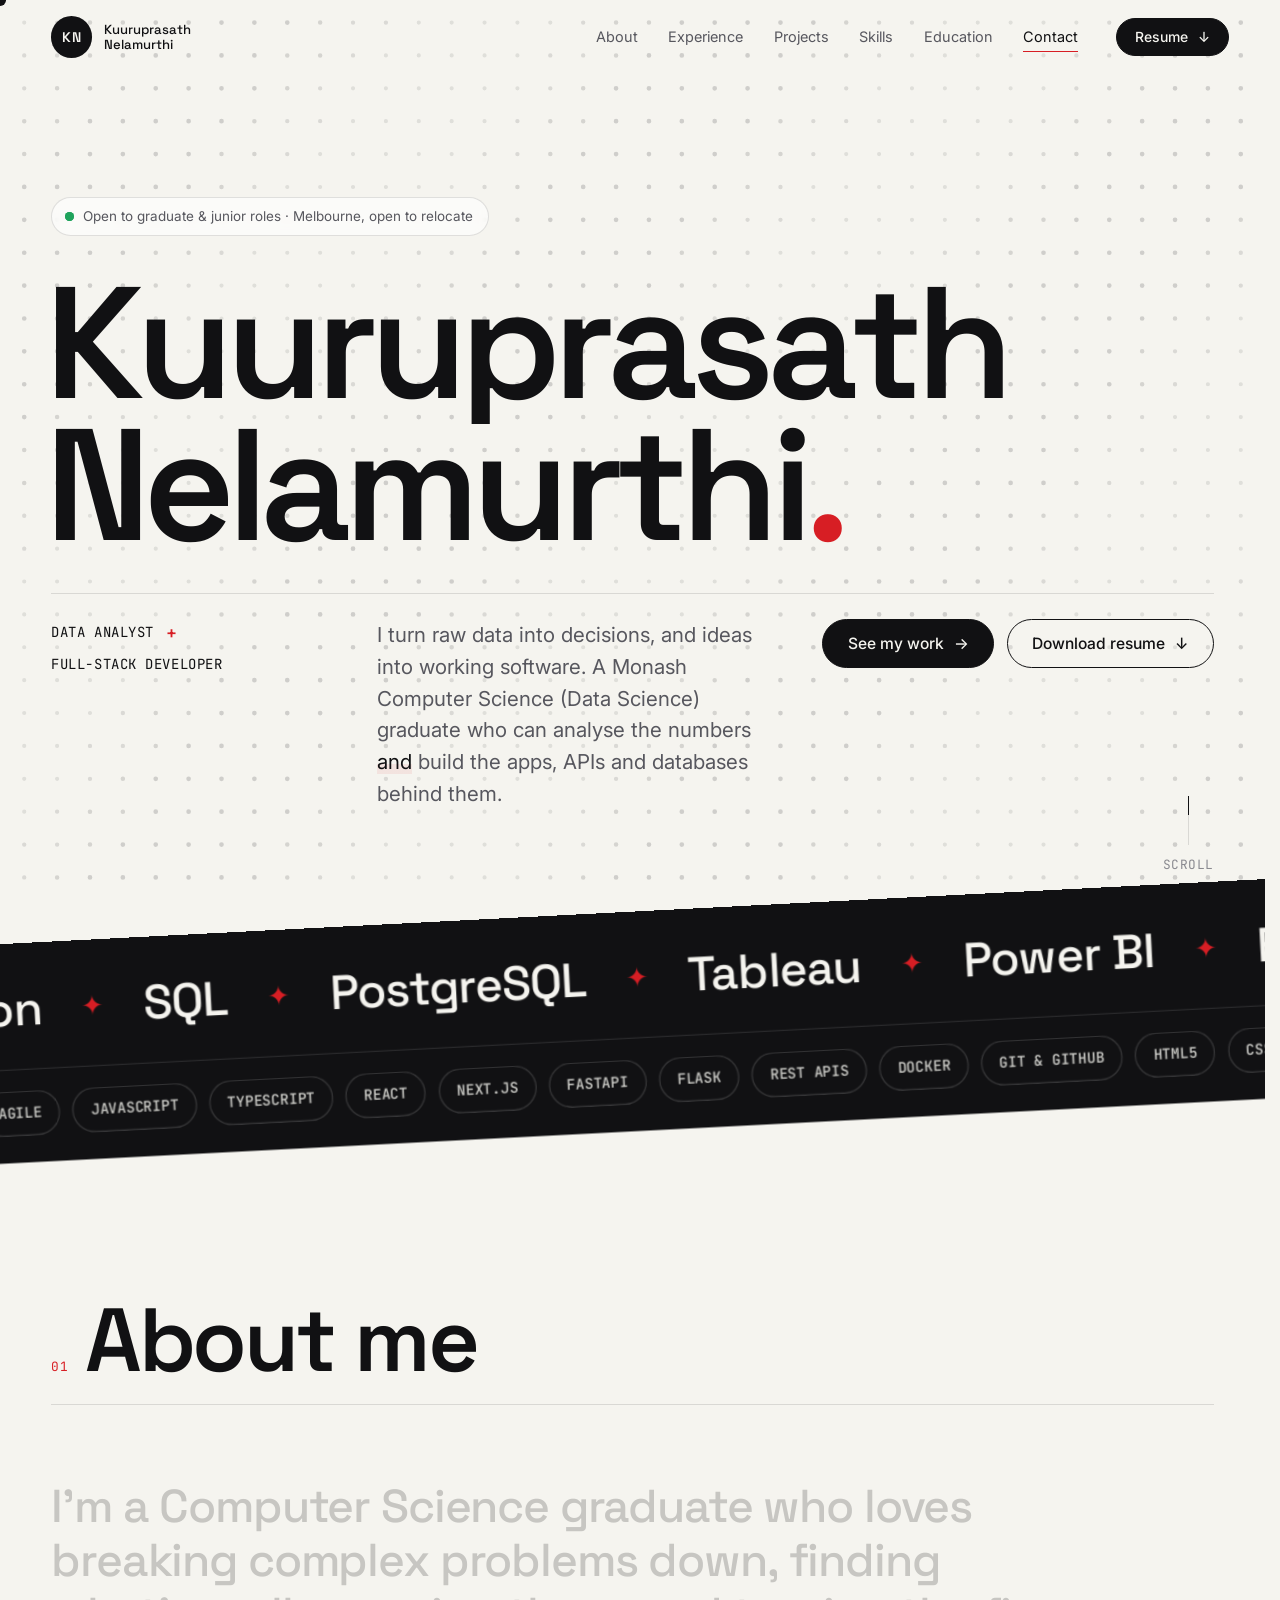
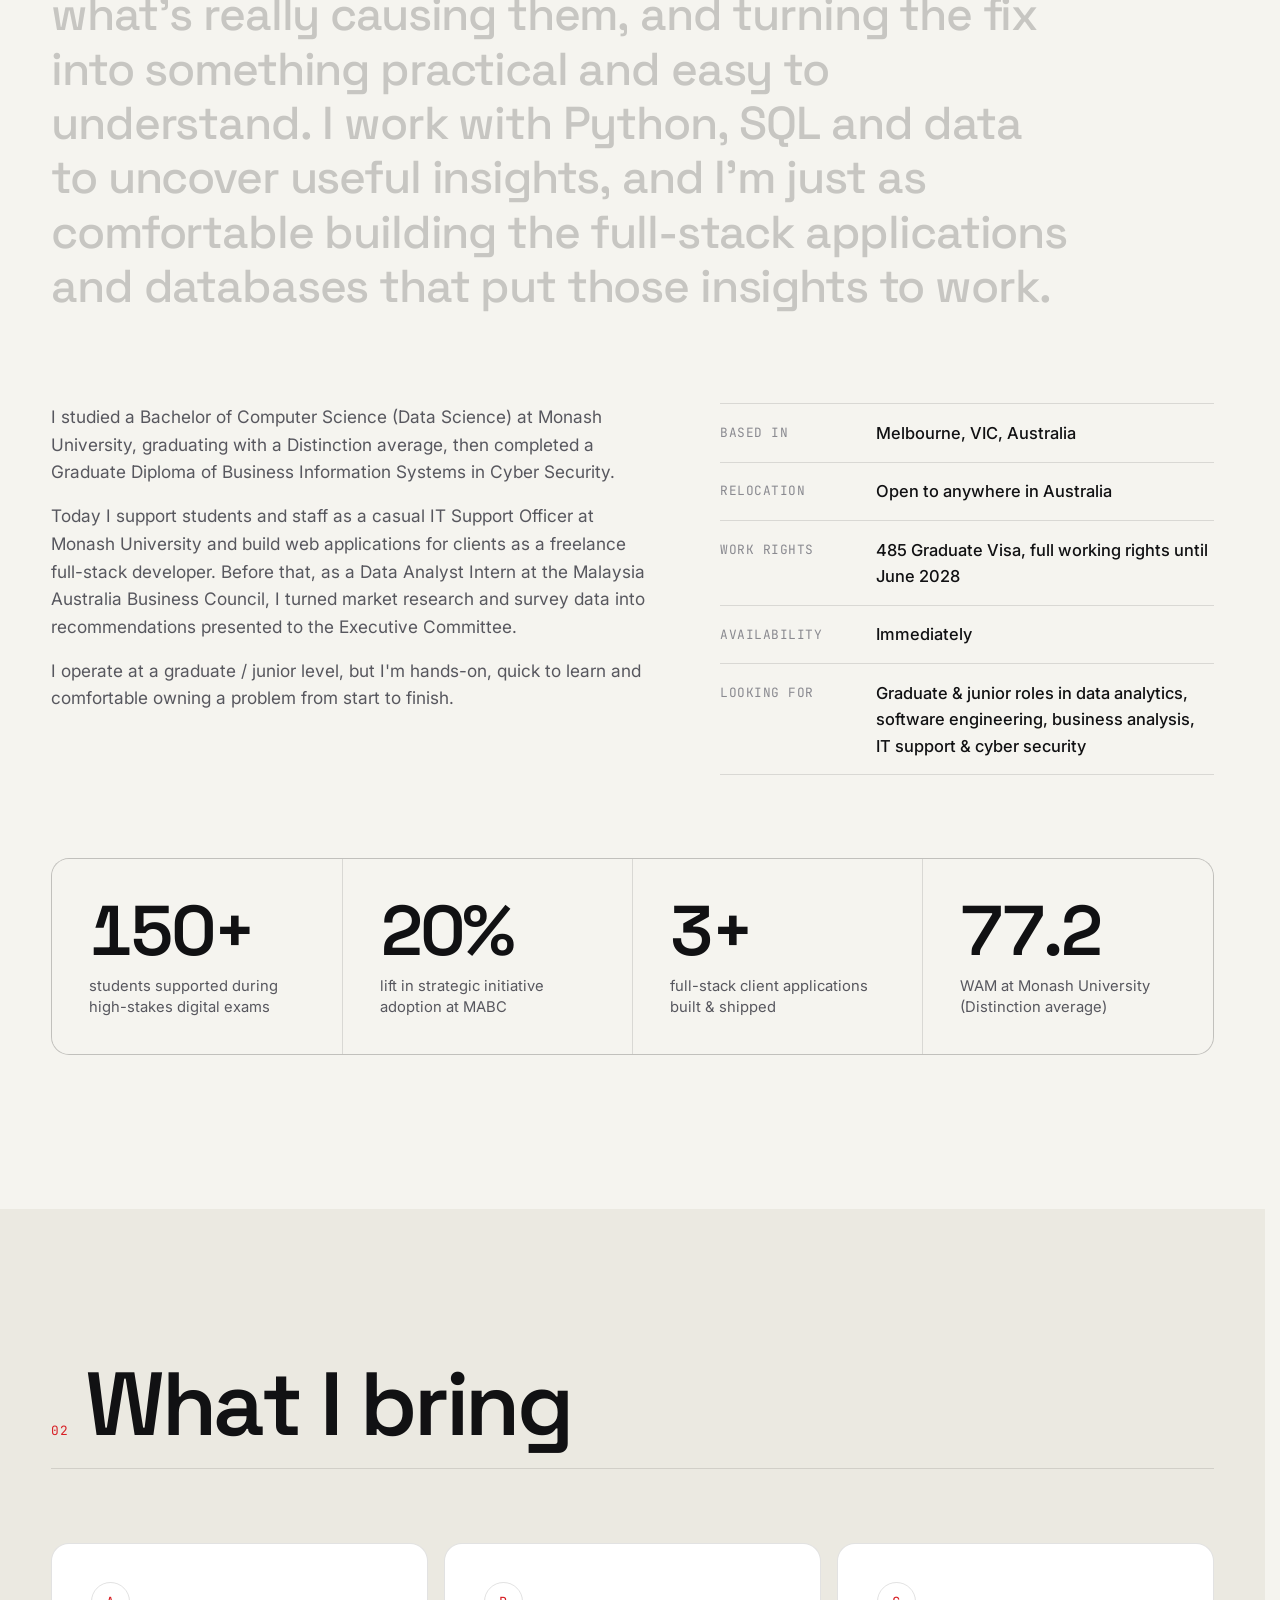
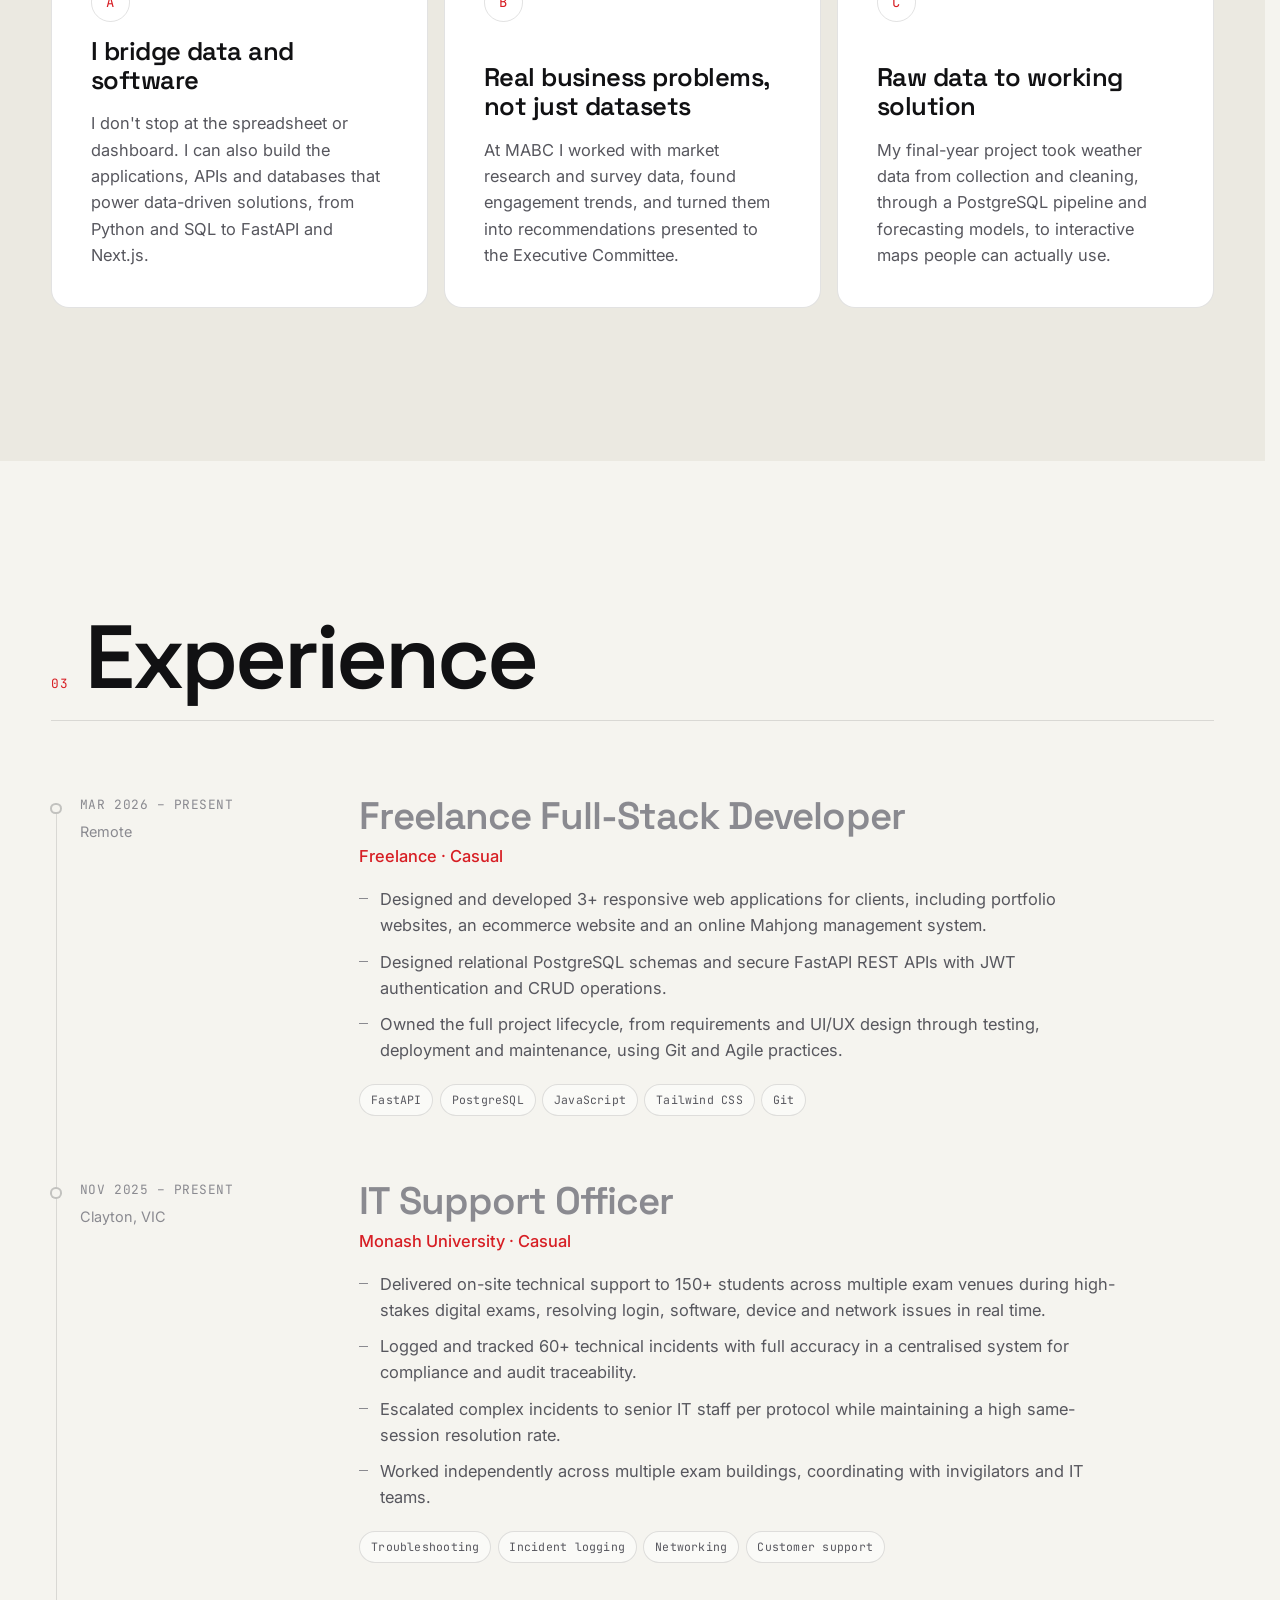
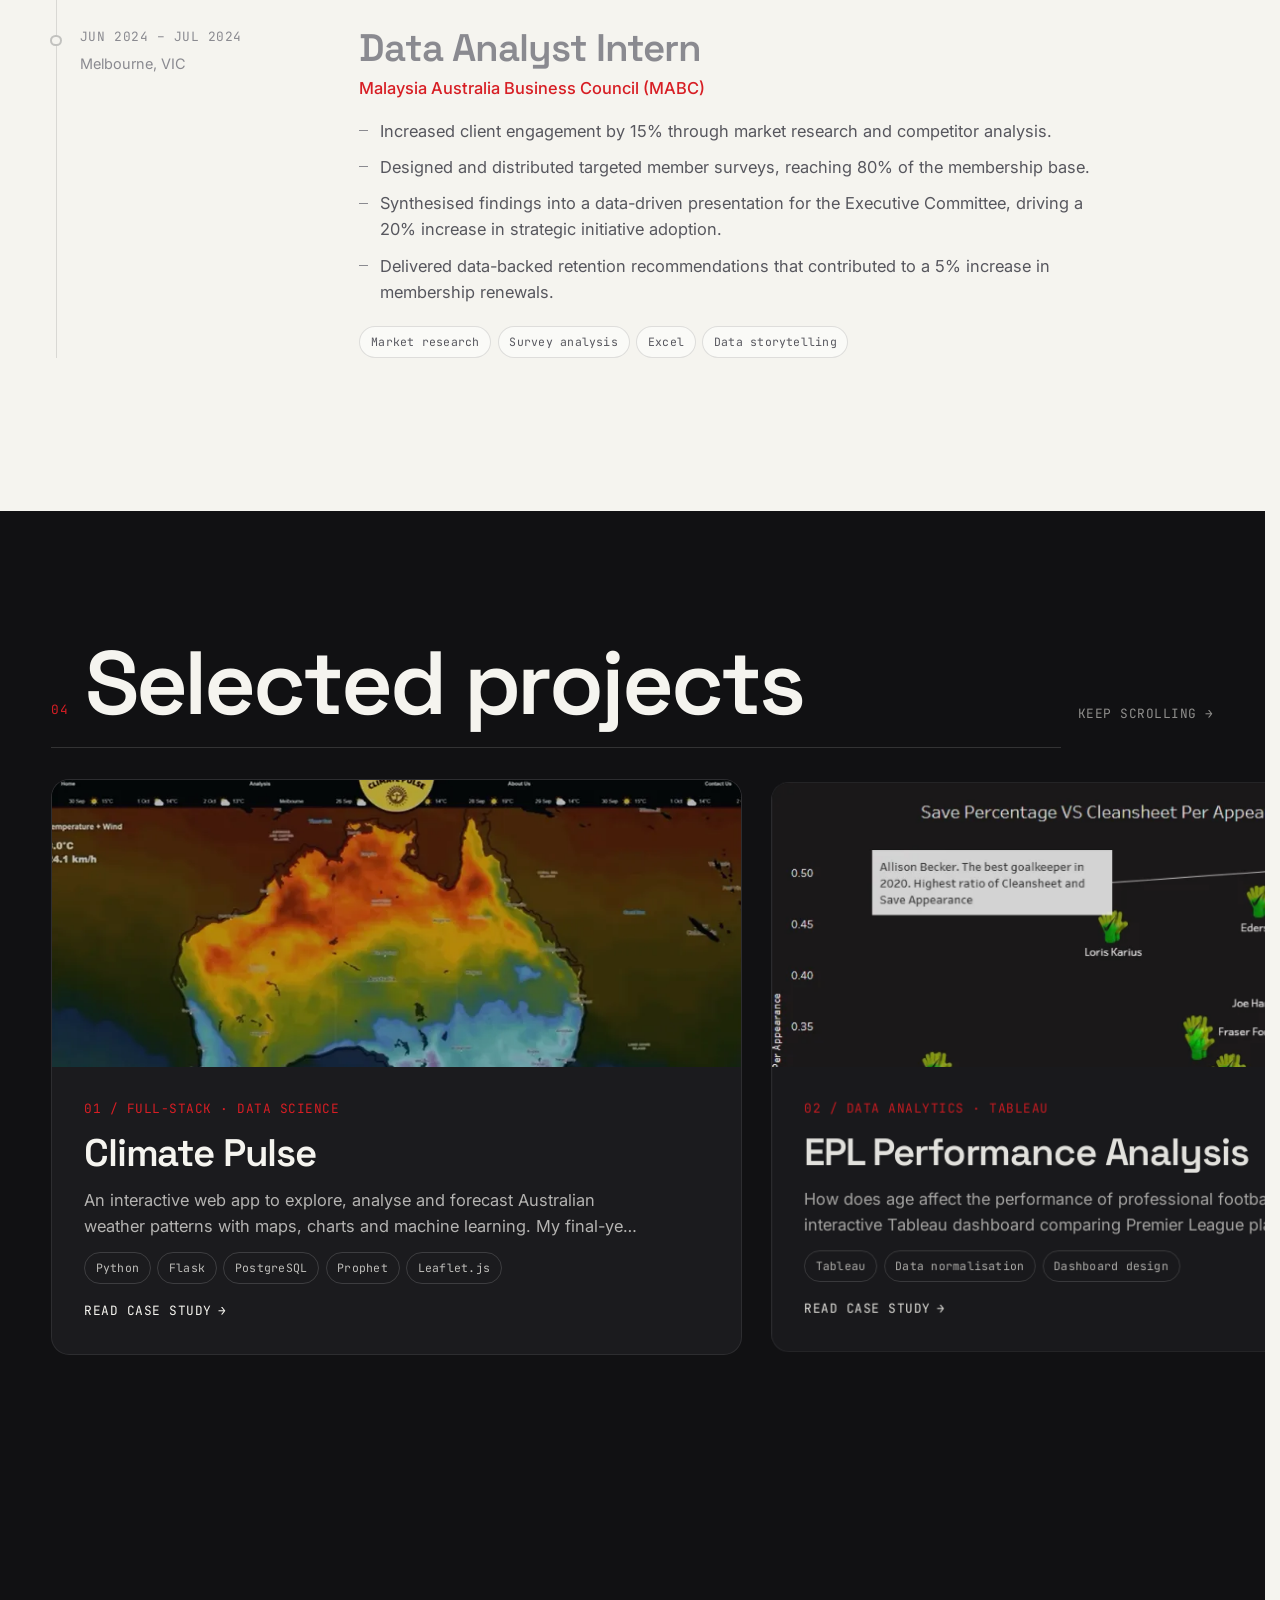
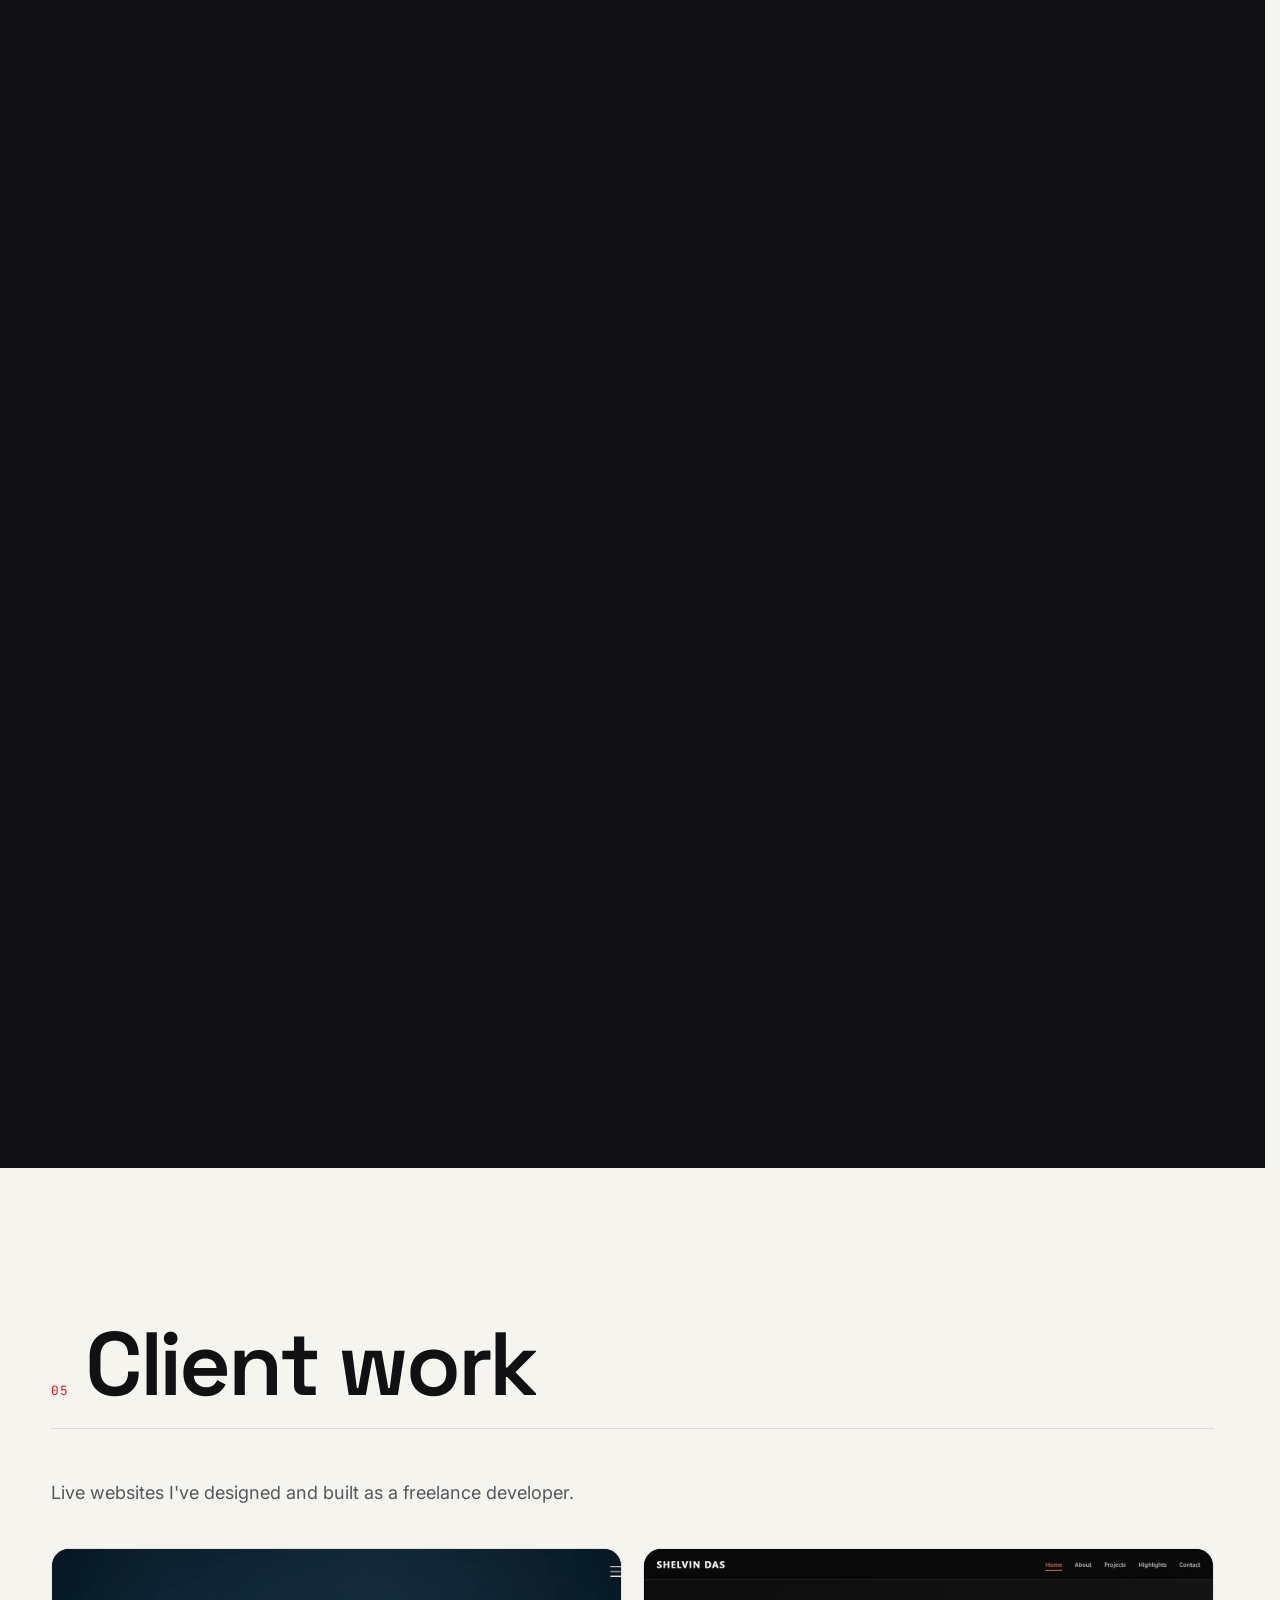
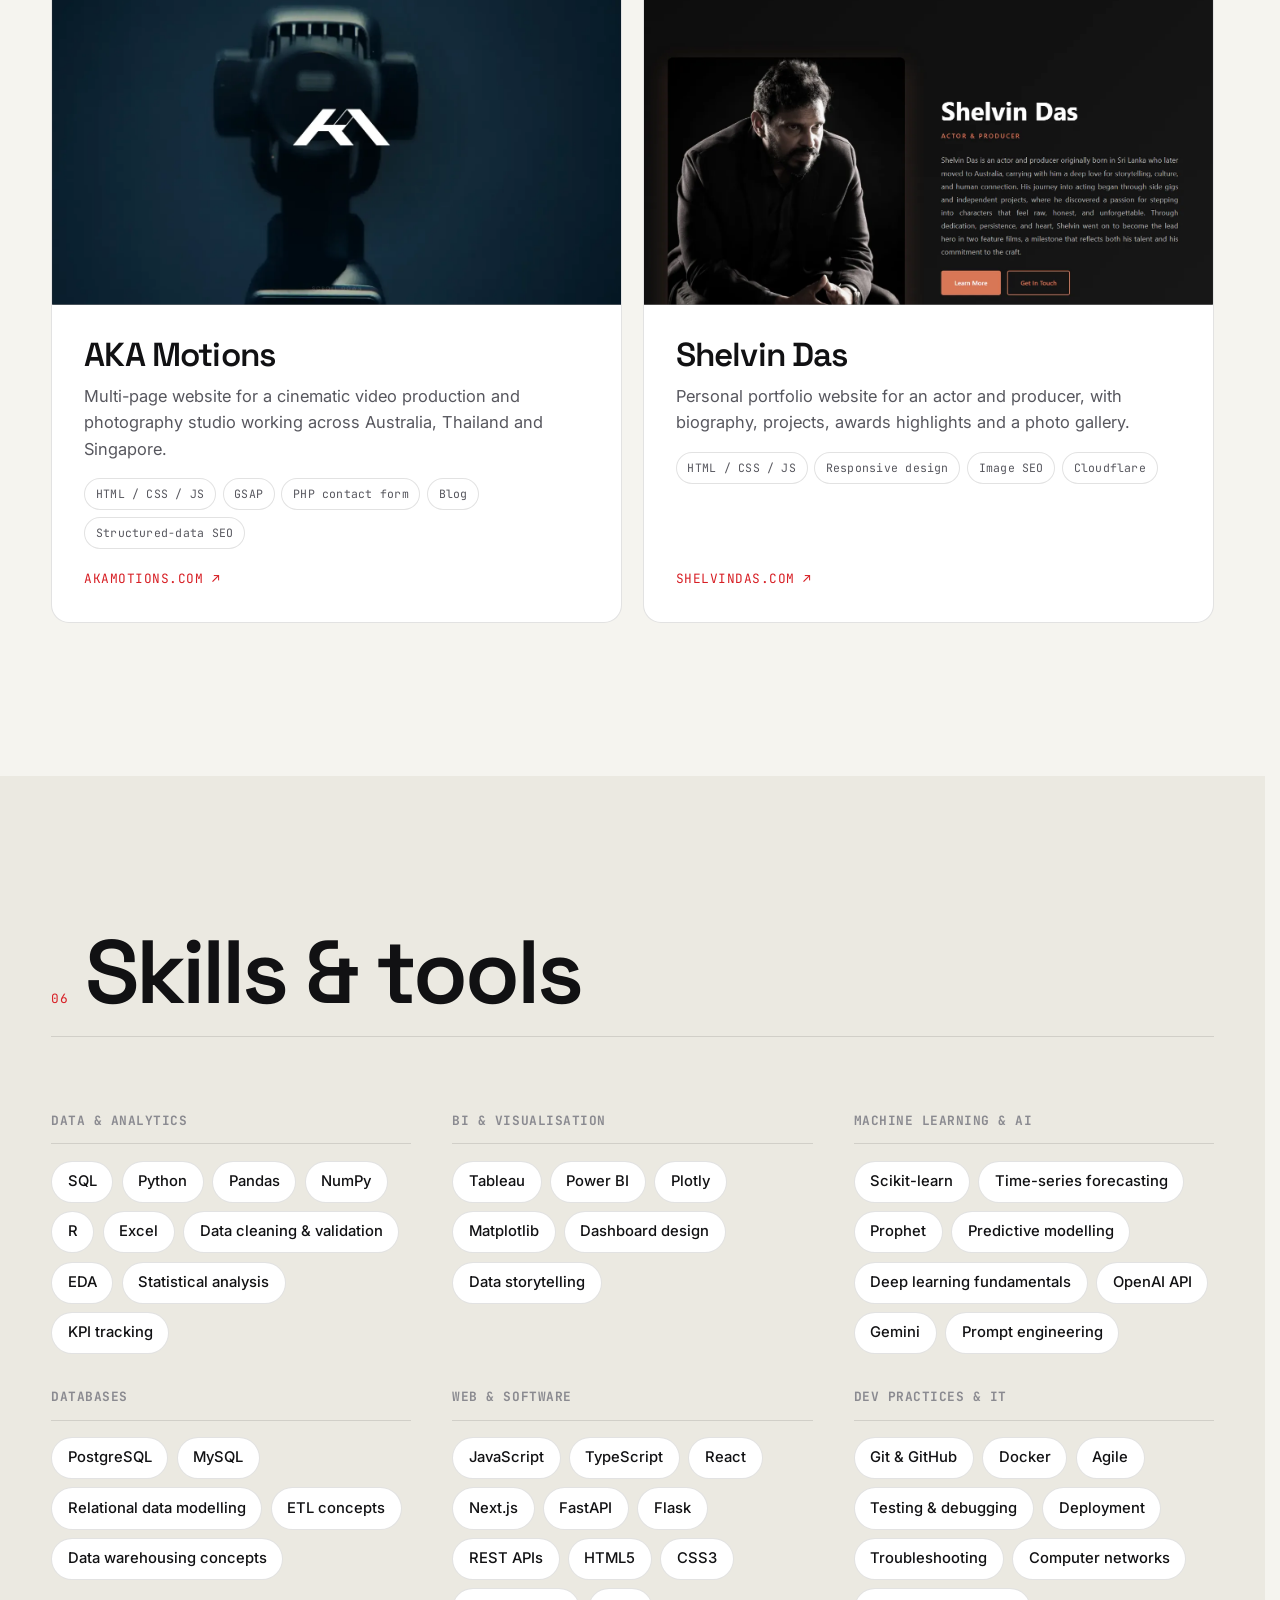
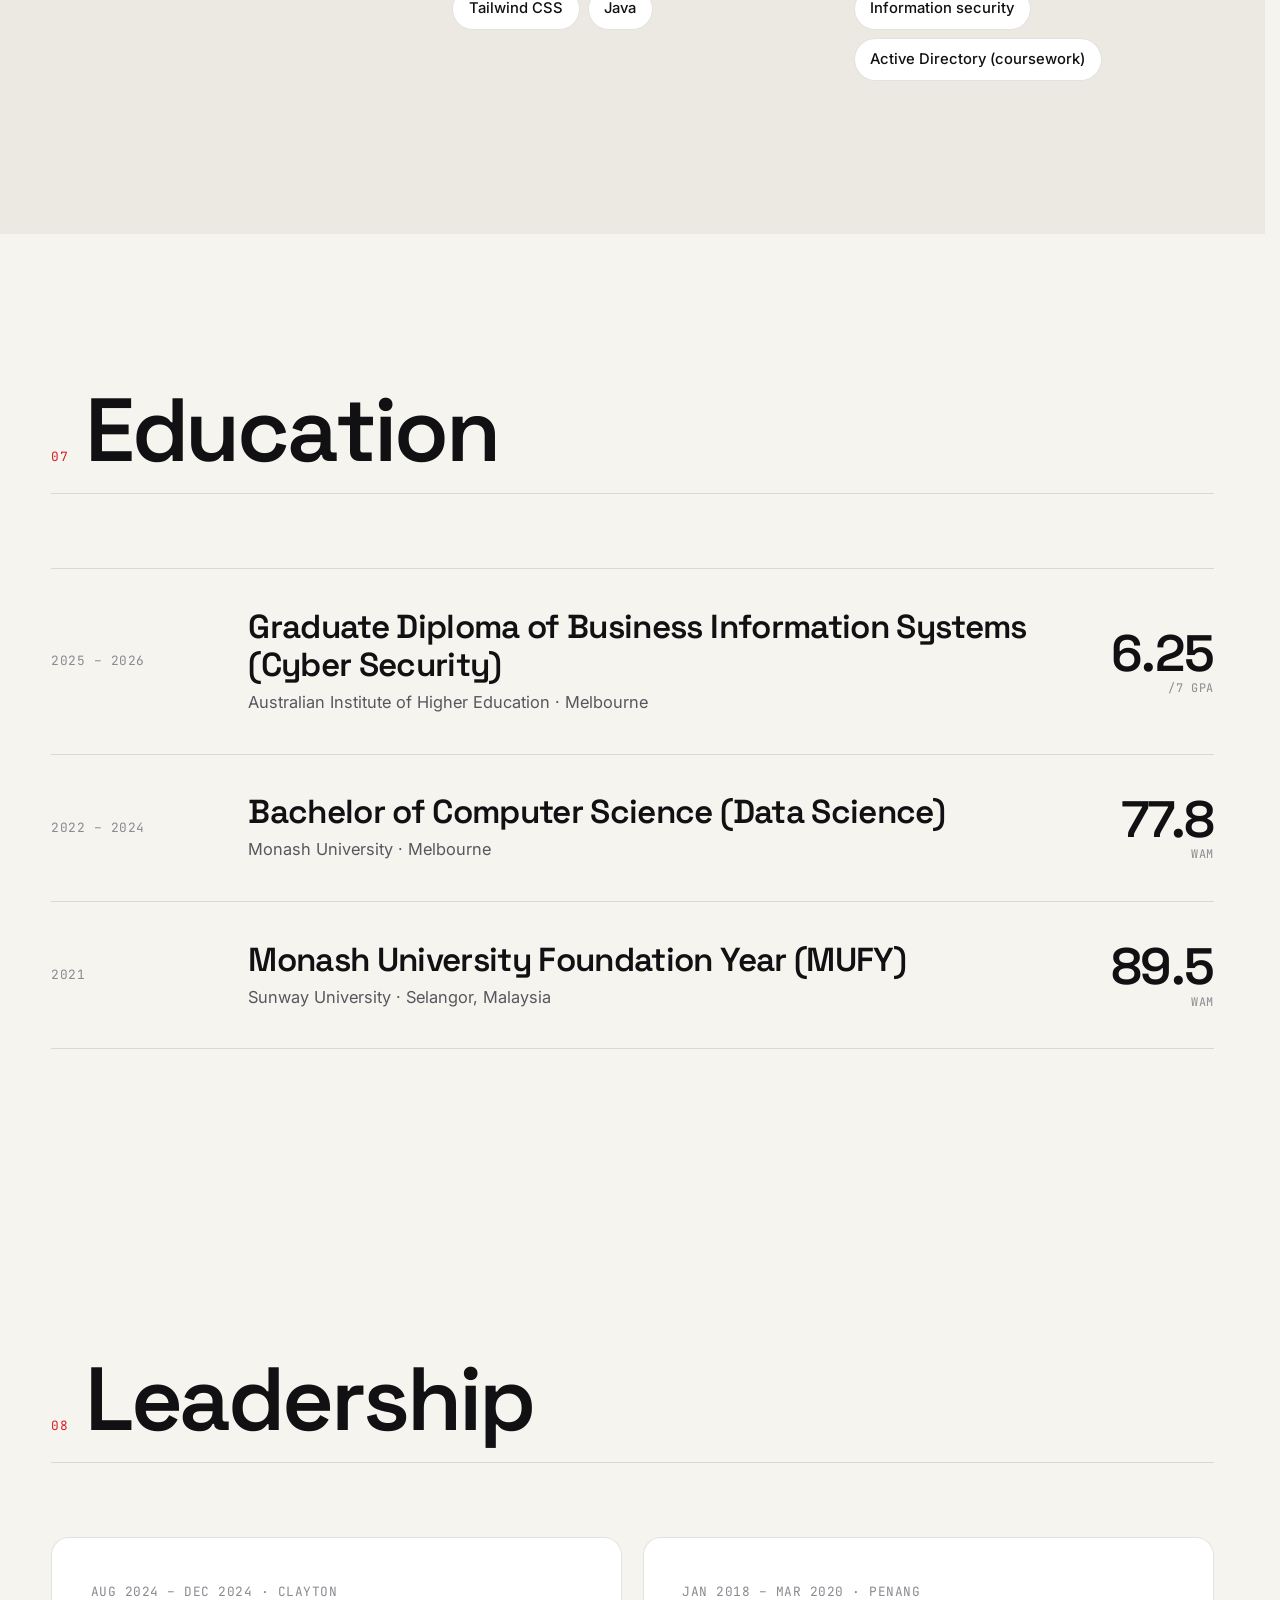
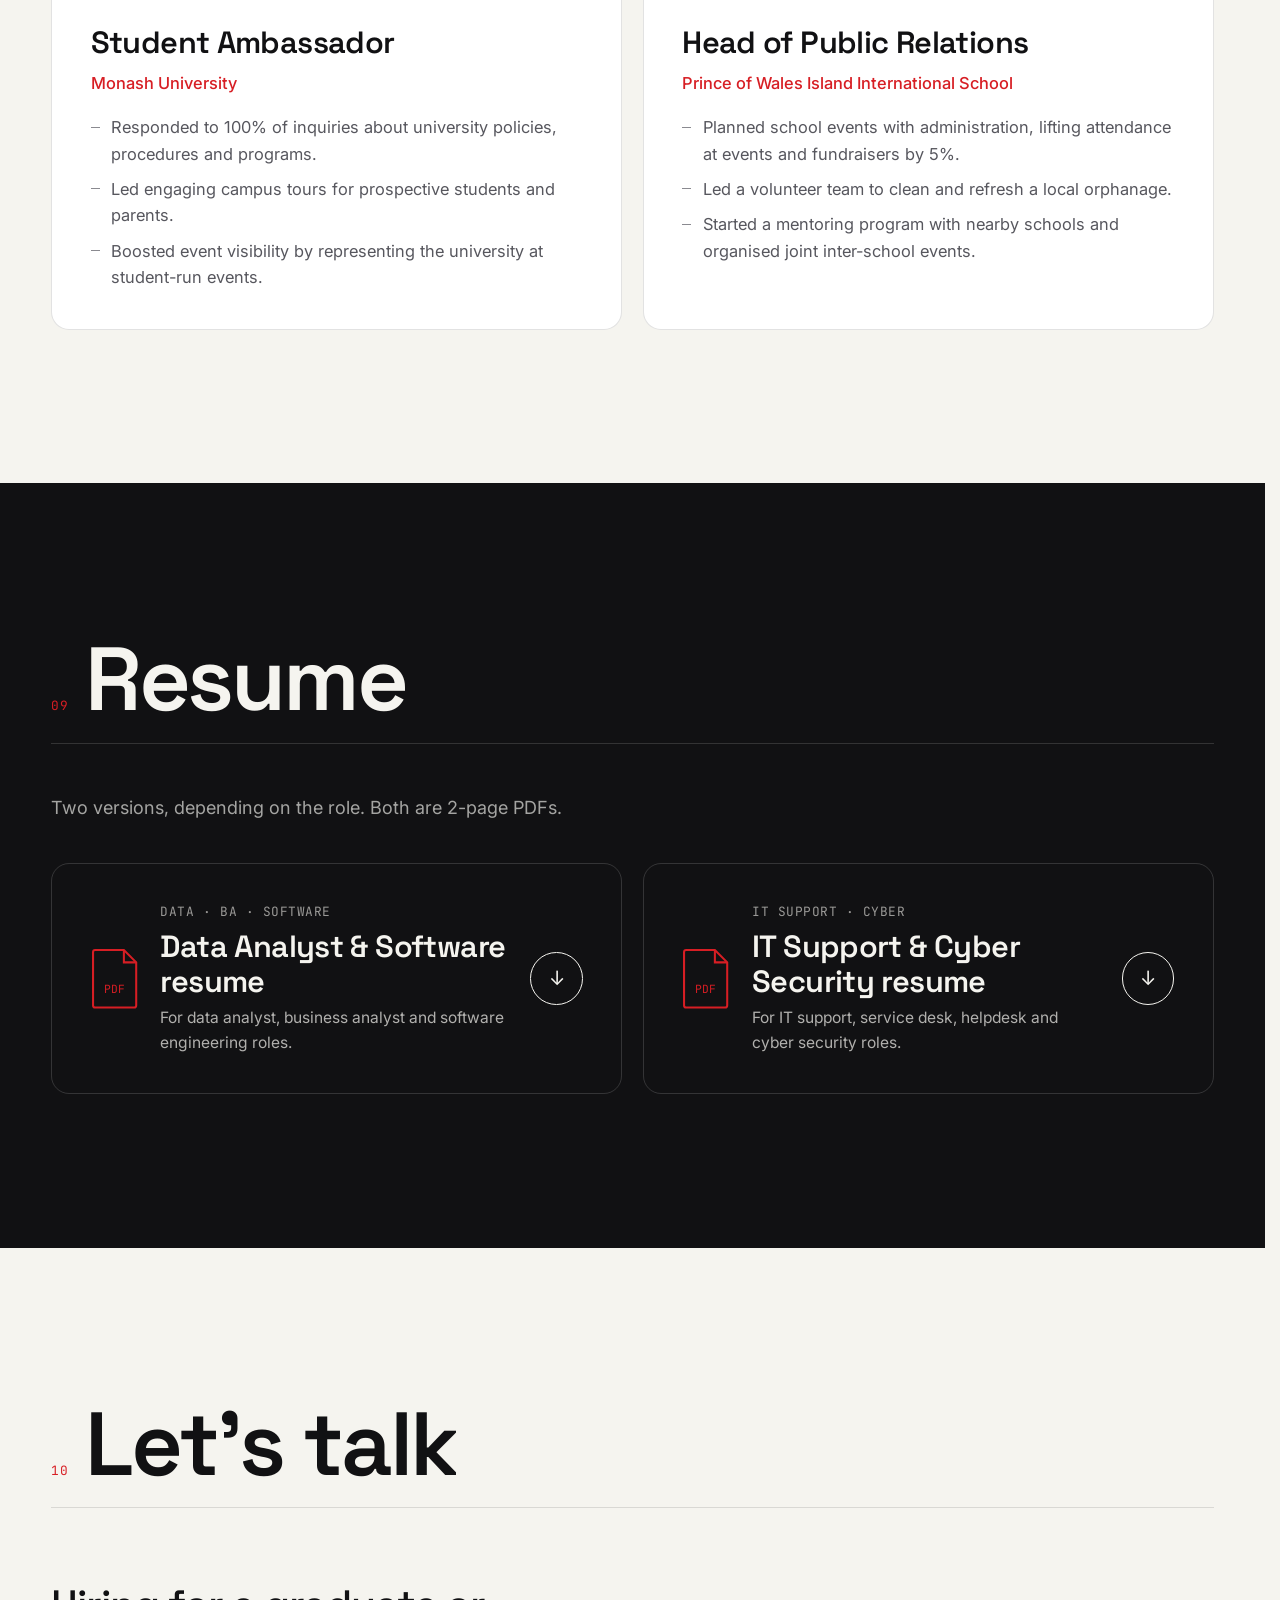
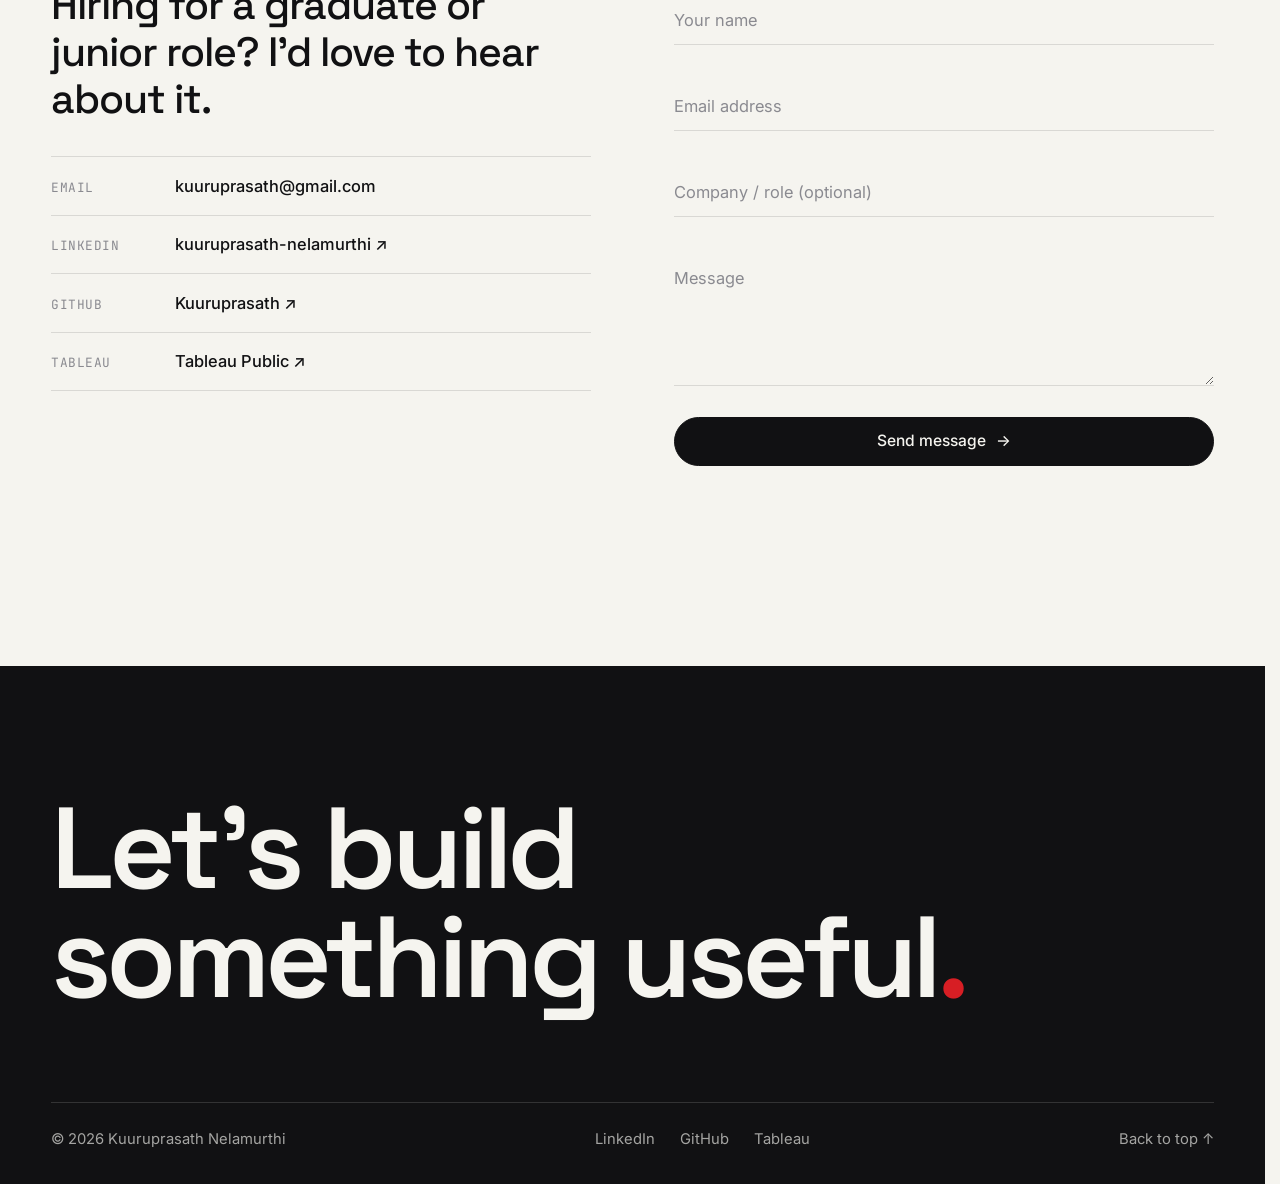
<file: index.html>
<!DOCTYPE html>
<html lang="en-AU">
<head>
  <meta charset="utf-8">
  <meta name="viewport" content="width=device-width, initial-scale=1, viewport-fit=cover">
  <script>document.documentElement.classList.add("js")</script>

  <!-- ===== Primary SEO ===== -->
  <title>Kuuruprasath Nelamurthi | Data Analyst &amp; Full-Stack Developer, Melbourne</title>
  <meta name="description" content="Kuuruprasath Nelamurthi is a Monash Computer Science (Data Science) graduate in Melbourne working across data analytics and full-stack development: Python, SQL, PostgreSQL, Tableau, FastAPI and Next.js. View projects, experience and download his resume.">
  <meta name="author" content="Kuuruprasath Nelamurthi">
  <meta name="keywords" content="Kuuruprasath Nelamurthi, Kuuruprasath, Nelamurthi, data analyst, junior data analyst, graduate data analyst, full-stack developer, software engineer, IT support, Melbourne, Australia, Monash University, Python, SQL, PostgreSQL, Tableau, Power BI, FastAPI, Next.js, portfolio, resume">
  <meta name="robots" content="index, follow, max-image-preview:large">
  <link rel="canonical" href="https://kuuruprasath.github.io/">
  <meta name="theme-color" content="#f5f4ef">
  <meta name="color-scheme" content="light">

  <!-- Identity links (helps search engines connect this site with LinkedIn & GitHub) -->
  <link rel="me" href="https://www.linkedin.com/in/kuuruprasath-nelamurthi-573024290/">
  <link rel="me" href="https://github.com/Kuuruprasath">

  <!-- ===== Open Graph (LinkedIn, Facebook, etc.) ===== -->
  <meta property="og:type" content="profile">
  <meta property="og:site_name" content="Kuuruprasath Nelamurthi">
  <meta property="og:title" content="Kuuruprasath Nelamurthi | Data Analyst &amp; Full-Stack Developer">
  <meta property="og:description" content="Monash Computer Science (Data Science) graduate turning raw data into decisions and ideas into working software. Projects, experience and resume.">
  <meta property="og:url" content="https://kuuruprasath.github.io/">
  <meta property="og:image" content="https://kuuruprasath.github.io/assets/og-image.png">
  <meta property="og:image:width" content="1200">
  <meta property="og:image:height" content="630">
  <meta property="og:image:alt" content="Kuuruprasath Nelamurthi, Data Analyst and Full-Stack Developer">
  <meta property="og:locale" content="en_AU">
  <meta property="profile:first_name" content="Kuuruprasath">
  <meta property="profile:last_name" content="Nelamurthi">

  <!-- ===== Twitter / X card ===== -->
  <meta name="twitter:card" content="summary_large_image">
  <meta name="twitter:title" content="Kuuruprasath Nelamurthi | Data Analyst &amp; Full-Stack Developer">
  <meta name="twitter:description" content="Monash Computer Science (Data Science) graduate turning raw data into decisions and ideas into working software.">
  <meta name="twitter:image" content="https://kuuruprasath.github.io/assets/og-image.png">

  <!-- ===== Icons & manifest ===== -->
  <link rel="icon" href="assets/favicon.svg" type="image/svg+xml">
  <link rel="icon" href="assets/favicon-32.png" sizes="32x32" type="image/png">
  <link rel="apple-touch-icon" href="assets/apple-touch-icon.png">
  <link rel="manifest" href="site.webmanifest">

  <!-- ===== Fonts ===== -->
  <link rel="preconnect" href="https://fonts.googleapis.com">
  <link rel="preconnect" href="https://fonts.gstatic.com" crossorigin>
  <link rel="stylesheet" href="https://fonts.googleapis.com/css2?family=Inter:wght@400;500;600&family=JetBrains+Mono:wght@400;500&family=Space+Grotesk:wght@400;500;600;700&display=swap">

  <link rel="stylesheet" href="assets/css/style.css?v=20261106b">

  <!-- ===== Structured data (Google rich results) ===== -->
  <script type="application/ld+json">
  {
    "@context": "https://schema.org",
    "@graph": [
      {
        "@type": "Person",
        "@id": "https://kuuruprasath.github.io/#person",
        "name": "Kuuruprasath Nelamurthi",
        "givenName": "Kuuruprasath",
        "familyName": "Nelamurthi",
        "url": "https://kuuruprasath.github.io/",
        "email": "mailto:kuuruprasath@gmail.com",
        "jobTitle": "Data Analyst & Full-Stack Developer",
        "description": "Computer Science (Data Science) graduate from Monash University working across data analytics, full-stack development and IT support.",
        "address": { "@type": "PostalAddress", "addressLocality": "Melbourne", "addressRegion": "VIC", "addressCountry": "AU" },
        "alumniOf": [
          { "@type": "CollegeOrUniversity", "name": "Monash University", "sameAs": "https://www.monash.edu/" },
          { "@type": "CollegeOrUniversity", "name": "Australian Institute of Higher Education", "sameAs": "https://www.aih.edu.au/" },
          { "@type": "CollegeOrUniversity", "name": "Sunway University" },
          { "@type": "HighSchool", "name": "Prince of Wales Island International School" }
        ],
        "hasCredential": [
          { "@type": "EducationalOccupationalCredential", "credentialCategory": "degree", "name": "Bachelor of Computer Science (Data Science)", "recognizedBy": { "@type": "CollegeOrUniversity", "name": "Monash University" } },
          { "@type": "EducationalOccupationalCredential", "credentialCategory": "degree", "name": "Graduate Diploma of Business Information Systems (Cyber Security)", "recognizedBy": { "@type": "CollegeOrUniversity", "name": "Australian Institute of Higher Education" } }
        ],
        "knowsAbout": ["Data Analytics", "SQL", "Python", "PostgreSQL", "Tableau", "Power BI", "Data Visualisation", "Machine Learning", "Time-series Forecasting", "FastAPI", "Next.js", "React", "TypeScript", "REST APIs", "Docker", "IT Support", "Cyber Security"],
        "sameAs": [
          "https://www.linkedin.com/in/kuuruprasath-nelamurthi-573024290/",
          "https://github.com/Kuuruprasath",
          "https://public.tableau.com/app/profile/kuuruprasath.nelamurthi"
        ]
      },
      {
        "@type": "ProfilePage",
        "@id": "https://kuuruprasath.github.io/#profilepage",
        "url": "https://kuuruprasath.github.io/",
        "name": "Kuuruprasath Nelamurthi | Portfolio",
        "inLanguage": "en-AU",
        "dateCreated": "2026-11-05T09:00:00+11:00",
        "dateModified": "2026-11-07T09:00:00+11:00",
        "mainEntity": { "@id": "https://kuuruprasath.github.io/#person" }
      },
      {
        "@type": "WebSite",
        "@id": "https://kuuruprasath.github.io/#website",
        "url": "https://kuuruprasath.github.io/",
        "name": "Kuuruprasath Nelamurthi",
        "publisher": { "@id": "https://kuuruprasath.github.io/#person" }
      }
    ]
  }
  </script>
</head>

<body class="is-loading">
  <a class="skip-link" href="#main">Skip to content</a>

  <!-- Loader -->
  <div class="loader" aria-hidden="true">
    <div class="loader__inner">
      <span class="loader__name">Kuuruprasath Nelamurthi</span>
      <span class="loader__count"><span class="js-count">0</span>%</span>
    </div>
    <div class="loader__bar"><span></span></div>
  </div>

  <!-- Custom cursor (mouse devices only) -->
  <div class="cursor" aria-hidden="true"><span class="cursor__label"></span></div>

  <!-- Scroll progress -->
  <div class="progress" aria-hidden="true"><span></span></div>

  <!-- ===== Header ===== -->
  <header class="header">
    <a href="#top" class="logo">
      <span class="logo__mark">KN</span>
      <span class="logo__text">Kuuruprasath<br>Nelamurthi</span>
    </a>
    <nav class="nav" aria-label="Primary">
      <ul class="nav__list">
        <li><a href="#about">About</a></li>
        <li><a href="#experience">Experience</a></li>
        <li><a href="#projects">Projects</a></li>
        <li><a href="#skills">Skills</a></li>
        <li><a href="#education">Education</a></li>
        <li><a href="#contact">Contact</a></li>
      </ul>
    </nav>
    <a href="#resume" class="btn btn--small btn--dark header__cta magnetic">Resume <span class="btn__arrow" aria-hidden="true">↓</span></a>
    <button class="menu-toggle" aria-expanded="false" aria-controls="mobile-menu" aria-label="Open menu">
      <span></span><span></span>
    </button>
  </header>

  <!-- Mobile menu -->
  <div class="mobile-menu" id="mobile-menu" hidden>
    <nav aria-label="Mobile">
      <ol>
        <li><a href="#about"><span>01</span>About</a></li>
        <li><a href="#experience"><span>02</span>Experience</a></li>
        <li><a href="#projects"><span>03</span>Projects</a></li>
        <li><a href="#skills"><span>04</span>Skills</a></li>
        <li><a href="#education"><span>05</span>Education</a></li>
        <li><a href="#resume"><span>06</span>Resume</a></li>
        <li><a href="#contact"><span>07</span>Contact</a></li>
      </ol>
    </nav>
    <div class="mobile-menu__foot">
      <a href="mailto:kuuruprasath@gmail.com">kuuruprasath@gmail.com</a>
      <a href="https://www.linkedin.com/in/kuuruprasath-nelamurthi-573024290/" target="_blank" rel="noopener me">LinkedIn ↗</a>
    </div>
  </div>

  <main id="main">

    <!-- ===== HERO ===== -->
    <section class="hero" id="top" aria-labelledby="hero-title">
      <canvas class="hero__canvas" aria-hidden="true"></canvas>
      <div class="hero__inner container">
        <p class="hero__status reveal-up">
          <span class="pulse" aria-hidden="true"></span>
          Open to graduate &amp; junior roles &middot; Melbourne, open to relocate
        </p>

        <h1 class="hero__title" id="hero-title">
          <span class="line"><span class="split">Kuuruprasath</span></span>
          <span class="line"><span class="split">Nelamurthi<span class="accent-dot">.</span></span></span>
        </h1>

        <div class="hero__bottom">
          <p class="hero__role reveal-up">
            <span class="mono">Data Analyst</span>
            <span class="hero__amp" aria-hidden="true">+</span>
            <span class="mono">Full-Stack Developer</span>
          </p>
          <p class="hero__lede reveal-up">
            I turn raw data into decisions, and ideas into working software.
            A Monash Computer Science (Data Science) graduate who can analyse the numbers
            <em>and</em> build the apps, APIs and databases behind them.
          </p>
          <div class="hero__ctas reveal-up">
            <a href="#projects" class="btn btn--dark magnetic" data-cursor="View">See my work <span class="btn__arrow" aria-hidden="true">→</span></a>
            <a href="#resume" class="btn btn--ghost magnetic">Download resume <span class="btn__arrow" aria-hidden="true">↓</span></a>
          </div>
        </div>
      </div>
      <a href="#about" class="scroll-cue" aria-label="Scroll to About">
        <span class="scroll-cue__line" aria-hidden="true"></span>
        <span class="mono">Scroll</span>
      </a>
    </section>

    <!-- ===== TOOLS MARQUEE (two rows that slide automatically in opposite directions) ===== -->
    <div class="marquee" aria-hidden="true">
      <div class="marquee__row">
        <div class="marquee__track">
          <span>Python</span><i>✦</i><span>SQL</span><i>✦</i><span>PostgreSQL</span><i>✦</i><span>Tableau</span><i>✦</i><span>Power BI</span><i>✦</i><span>Excel</span><i>✦</i><span>MySQL</span><i>✦</i><span>R</span><i>✦</i><span>Pandas</span><i>✦</i><span>NumPy</span><i>✦</i><span>Scikit-learn</span><i>✦</i><span>Plotly</span><i>✦</i><span>Matplotlib</span><i>✦</i><span>Prophet</span><i>✦</i>
        </div>
      </div>
      <div class="marquee__row marquee__row--alt">
        <div class="marquee__track marquee__track--reverse">
          <b>JavaScript</b><b>TypeScript</b><b>React</b><b>Next.js</b><b>FastAPI</b><b>Flask</b><b>REST APIs</b><b>Docker</b><b>Git &amp; GitHub</b><b>HTML5</b><b>CSS3</b><b>Tailwind CSS</b><b>Java</b><b>Leaflet.js</b><b>OpenAI API</b><b>Gemini</b><b>VS Code</b><b>Agile</b>
        </div>
      </div>
    </div>

    <!-- ===== ABOUT ===== -->
    <section class="section about" id="about" aria-labelledby="about-title">
      <div class="container">
        <header class="section__head">
          <span class="section__index mono">01</span>
          <h2 class="section__title" id="about-title"><span class="split">About me</span></h2>
        </header>

        <p class="about__statement scrub-text">
          I'm a Computer Science graduate who loves breaking complex problems down, finding what's really causing them, and turning the fix into something practical and easy to understand. I work with Python, SQL and data to uncover useful insights, and I'm just as comfortable building the full-stack applications and databases that put those insights to work.
        </p>

        <div class="about__grid">
          <div class="about__body reveal-up">
            <p>
              I studied a Bachelor of Computer Science (Data Science) at Monash University, graduating with a
              Distinction average, then completed a Graduate Diploma of Business Information Systems in Cyber Security.
            </p>
            <p>
              Today I support students and staff as a casual IT Support Officer at Monash University and build web
              applications for clients as a freelance full-stack developer. Before that, as a Data Analyst Intern at the
              Malaysia Australia Business Council, I turned market research and survey data into recommendations
              presented to the Executive Committee.
            </p>
            <p>
              I operate at a graduate / junior level, but I'm hands-on, quick to learn and comfortable owning a problem
              from start to finish.
            </p>
          </div>

          <dl class="facts reveal-up">
            <div class="facts__row"><dt class="mono">Based in</dt><dd>Melbourne, VIC, Australia</dd></div>
            <div class="facts__row"><dt class="mono">Relocation</dt><dd>Open to anywhere in Australia</dd></div>
            <div class="facts__row"><dt class="mono">Work rights</dt><dd>485 Graduate Visa, full working rights until June 2028</dd></div>
            <div class="facts__row"><dt class="mono">Availability</dt><dd>Immediately</dd></div>
            <div class="facts__row"><dt class="mono">Looking for</dt><dd>Graduate &amp; junior roles in data analytics, software engineering, business analysis, IT support &amp; cyber security</dd></div>
          </dl>
        </div>

        <ul class="stats reveal-up" aria-label="Highlights">
          <li class="stat"><span class="stat__num"><span class="js-counter" data-to="150" data-suffix="+">150+</span></span><span class="stat__label">students supported during high-stakes digital exams</span></li>
          <li class="stat"><span class="stat__num"><span class="js-counter" data-to="20" data-suffix="%">20%</span></span><span class="stat__label">lift in strategic initiative adoption at MABC</span></li>
          <li class="stat"><span class="stat__num"><span class="js-counter" data-to="3" data-suffix="+">3+</span></span><span class="stat__label">full-stack client applications built &amp; shipped</span></li>
          <li class="stat"><span class="stat__num"><span class="js-counter" data-to="77.8" data-decimals="1">77.8</span></span><span class="stat__label">WAM at Monash University (Distinction average)</span></li>
        </ul>
      </div>
    </section>

    <!-- ===== STRENGTHS ===== -->
    <section class="section strengths" aria-labelledby="strengths-title">
      <div class="container">
        <header class="section__head">
          <span class="section__index mono">02</span>
          <h2 class="section__title" id="strengths-title"><span class="split">What I bring</span></h2>
        </header>
        <div class="strengths__grid">
          <article class="strength reveal-card">
            <span class="strength__num mono">A</span>
            <h3>I bridge data and software</h3>
            <p>I don't stop at the spreadsheet or dashboard. I can also build the applications, APIs and databases that power data-driven solutions, from Python and SQL to FastAPI and Next.js.</p>
          </article>
          <article class="strength reveal-card">
            <span class="strength__num mono">B</span>
            <h3>Real business problems, not just datasets</h3>
            <p>At MABC I worked with market research and survey data, found engagement trends, and turned them into recommendations presented to the Executive Committee.</p>
          </article>
          <article class="strength reveal-card">
            <span class="strength__num mono">C</span>
            <h3>Raw data to working solution</h3>
            <p>My final-year project took weather data from collection and cleaning, through a PostgreSQL pipeline and forecasting models, to interactive maps people can actually use.</p>
          </article>
        </div>
      </div>
    </section>

    <!-- ===== EXPERIENCE ===== -->
    <section class="section experience" id="experience" aria-labelledby="experience-title">
      <div class="container">
        <header class="section__head">
          <span class="section__index mono">03</span>
          <h2 class="section__title" id="experience-title"><span class="split">Experience</span></h2>
        </header>

        <div class="timeline">
          <span class="timeline__line" aria-hidden="true"><span></span></span>

          <article class="job reveal-up">
            <div class="job__meta">
              <span class="job__date mono">Mar 2026 – Present</span>
              <span class="job__place">Remote</span>
            </div>
            <div class="job__body">
              <h3 class="job__title">Freelance Full-Stack Developer</h3>
              <p class="job__org">Freelance &middot; Casual</p>
              <ul>
                <li>Designed and developed 3+ responsive web applications for clients, including portfolio websites, an ecommerce website and an online Mahjong management system.</li>
                <li>Designed relational PostgreSQL schemas and secure FastAPI REST APIs with JWT authentication and CRUD operations.</li>
                <li>Owned the full project lifecycle, from requirements and UI/UX design through testing, deployment and maintenance, using Git and Agile practices.</li>
              </ul>
              <ul class="tags" aria-label="Tools used">
                <li>FastAPI</li><li>PostgreSQL</li><li>JavaScript</li><li>Tailwind CSS</li><li>Git</li>
              </ul>
            </div>
          </article>

          <article class="job reveal-up">
            <div class="job__meta">
              <span class="job__date mono">Nov 2025 – Present</span>
              <span class="job__place">Clayton, VIC</span>
            </div>
            <div class="job__body">
              <h3 class="job__title">IT Support Officer</h3>
              <p class="job__org">Monash University &middot; Casual</p>
              <ul>
                <li>Delivered on-site technical support to 150+ students across multiple exam venues during high-stakes digital exams, resolving login, software, device and network issues in real time.</li>
                <li>Logged and tracked 60+ technical incidents with full accuracy in a centralised system for compliance and audit traceability.</li>
                <li>Escalated complex incidents to senior IT staff per protocol while maintaining a high same-session resolution rate.</li>
                <li>Worked independently across multiple exam buildings, coordinating with invigilators and IT teams.</li>
              </ul>
              <ul class="tags" aria-label="Skills used">
                <li>Troubleshooting</li><li>Incident logging</li><li>Networking</li><li>Customer support</li>
              </ul>
            </div>
          </article>

          <article class="job reveal-up">
            <div class="job__meta">
              <span class="job__date mono">Jun 2024 – Jul 2024</span>
              <span class="job__place">Melbourne, VIC</span>
            </div>
            <div class="job__body">
              <h3 class="job__title">Data Analyst Intern</h3>
              <p class="job__org">Malaysia Australia Business Council (MABC)</p>
              <ul>
                <li>Increased client engagement by 15% through market research and competitor analysis.</li>
                <li>Designed and distributed targeted member surveys, reaching 80% of the membership base.</li>
                <li>Synthesised findings into a data-driven presentation for the Executive Committee, driving a 20% increase in strategic initiative adoption.</li>
                <li>Delivered data-backed retention recommendations that contributed to a 5% increase in membership renewals.</li>
              </ul>
              <ul class="tags" aria-label="Skills used">
                <li>Market research</li><li>Survey analysis</li><li>Excel</li><li>Data storytelling</li>
              </ul>
            </div>
          </article>
        </div>
      </div>
    </section>

    <!-- ===== PROJECTS ===== -->
    <section class="projects" id="projects" aria-labelledby="projects-title">
      <div class="projects__pin">
        <div class="container projects__intro">
          <header class="section__head">
            <span class="section__index mono">04</span>
            <h2 class="section__title" id="projects-title"><span class="split">Selected projects</span></h2>
          </header>
          <p class="projects__hint mono"><span class="hint-desktop">Keep scrolling →</span><span class="hint-touch">Tap a project for the full case study</span></p>
        </div>

        <div class="projects__track">
          <!-- Project 1 -->
          <article class="project" data-project="climate">
            <button class="project__open" aria-haspopup="dialog" data-open="climate" data-cursor="Open">
              <span class="visually-hidden">Open case study: Climate Pulse</span>
            </button>
            <figure class="project__media">
              <img src="assets/img/climate-map-temp.webp" width="882" height="502" loading="eager" decoding="async" alt="Climate Pulse interactive map of Australia coloured by temperature">
            </figure>
            <div class="project__info">
              <span class="project__num mono">01 / Full-stack &middot; Data science</span>
              <h3 class="project__title">Climate Pulse</h3>
              <p>An interactive web app to explore, analyse and forecast Australian weather patterns with maps, charts and machine learning. My final-year project.</p>
              <ul class="tags"><li>Python</li><li>Flask</li><li>PostgreSQL</li><li>Prophet</li><li>Leaflet.js</li></ul>
              <span class="project__more mono">Read case study <span aria-hidden="true">→</span></span>
            </div>
          </article>

          <!-- Project 2 -->
          <article class="project" data-project="epl">
            <button class="project__open" aria-haspopup="dialog" data-open="epl" data-cursor="Open">
              <span class="visually-hidden">Open case study: English Premier League Performance Analysis</span>
            </button>
            <figure class="project__media">
              <img src="assets/img/epl-goalkeepers.webp" width="803" height="653" loading="eager" decoding="async" alt="Tableau scatter plot of goalkeeper save percentage versus clean sheets per appearance">
            </figure>
            <div class="project__info">
              <span class="project__num mono">02 / Data analytics &middot; Tableau</span>
              <h3 class="project__title">EPL Performance Analysis</h3>
              <p>How does age affect the performance of professional footballers? An interactive Tableau dashboard comparing Premier League players by position and age group.</p>
              <ul class="tags"><li>Tableau</li><li>Data normalisation</li><li>Dashboard design</li></ul>
              <span class="project__more mono">Read case study <span aria-hidden="true">→</span></span>
            </div>
          </article>

          <!-- Project 3 -->
          <article class="project" data-project="kitchen">
            <button class="project__open" aria-haspopup="dialog" data-open="kitchen" data-cursor="Open">
              <span class="visually-hidden">Open case study: AI Kitchen Assistant</span>
            </button>
            <figure class="project__media">
              <img src="assets/img/kitchen-recipe.webp" width="1152" height="597" loading="eager" decoding="async" alt="AI Kitchen Assistant recipe page showing a generated recipe and missing ingredients">
            </figure>
            <div class="project__info">
              <span class="project__num mono">03 / Full-stack &middot; AI</span>
              <h3 class="project__title">AI Kitchen Assistant</h3>
              <p>Snap your fridge, get recipes. A full-stack AI app that detects the ingredients you have and generates personalised recipes with large language models.</p>
              <ul class="tags"><li>Next.js</li><li>TypeScript</li><li>FastAPI</li><li>PostgreSQL</li><li>Docker</li><li>Gemini</li></ul>
              <span class="project__more mono">Read case study <span aria-hidden="true">→</span></span>
            </div>
          </article>

          <div class="projects__end">
            <p>More code on</p>
            <a href="https://github.com/Kuuruprasath" target="_blank" rel="noopener me" class="projects__end-link" data-cursor="GitHub">GitHub ↗</a>
          </div>
        </div>
      </div>
    </section>

    <!-- ===== CLIENT WORK ===== -->
    <section class="section clients" id="clients" aria-labelledby="clients-title">
      <div class="container">
        <header class="section__head">
          <span class="section__index mono">05</span>
          <h2 class="section__title" id="clients-title"><span class="split">Client work</span></h2>
        </header>
        <p class="section__lede reveal-up">Live websites I've designed and built as a freelance developer.</p>

        <div class="clients__grid">
          <a class="client reveal-card" href="https://akamotions.com/" target="_blank" rel="noopener" data-cursor="Visit">
            <figure class="client__media">
              <img src="assets/img/client-aka.webp" width="1400" height="793" loading="lazy" decoding="async" alt="Home page of the AKA Motions video production website">
            </figure>
            <div class="client__info">
              <div>
                <h3>AKA Motions</h3>
                <p>Multi-page website for a cinematic video production and photography studio working across Australia, Thailand and Singapore.</p>
                <ul class="tags"><li>HTML / CSS / JS</li><li>GSAP</li><li>PHP contact form</li><li>Blog</li><li>Structured-data SEO</li></ul>
              </div>
              <span class="client__url mono">akamotions.com ↗</span>
            </div>
          </a>

          <a class="client reveal-card" href="https://shelvindas.com/" target="_blank" rel="noopener" data-cursor="Visit">
            <figure class="client__media">
              <img src="assets/img/client-shelvin.webp" width="1400" height="875" loading="lazy" decoding="async" alt="Home page of actor and producer Shelvin Das's website">
            </figure>
            <div class="client__info">
              <div>
                <h3>Shelvin Das</h3>
                <p>Personal portfolio website for an actor and producer, with biography, projects, awards highlights and a photo gallery.</p>
                <ul class="tags"><li>HTML / CSS / JS</li><li>Responsive design</li><li>Image SEO</li><li>Cloudflare</li></ul>
              </div>
              <span class="client__url mono">shelvindas.com ↗</span>
            </div>
          </a>
        </div>
      </div>
    </section>

    <!-- ===== SKILLS ===== -->
    <section class="section skills" id="skills" aria-labelledby="skills-title">
      <div class="container">
        <header class="section__head">
          <span class="section__index mono">06</span>
          <h2 class="section__title" id="skills-title"><span class="split">Skills &amp; tools</span></h2>
        </header>

        <div class="skills__grid">
          <div class="skill-group reveal-up">
            <h3 class="mono">Data &amp; analytics</h3>
            <ul class="chips"><li>SQL</li><li>Python</li><li>Pandas</li><li>NumPy</li><li>R</li><li>Excel</li><li>Data cleaning &amp; validation</li><li>EDA</li><li>Statistical analysis</li><li>KPI tracking</li></ul>
          </div>
          <div class="skill-group reveal-up">
            <h3 class="mono">BI &amp; visualisation</h3>
            <ul class="chips"><li>Tableau</li><li>Power BI</li><li>Plotly</li><li>Matplotlib</li><li>Dashboard design</li><li>Data storytelling</li></ul>
          </div>
          <div class="skill-group reveal-up">
            <h3 class="mono">Machine learning &amp; AI</h3>
            <ul class="chips"><li>Scikit-learn</li><li>Time-series forecasting</li><li>Prophet</li><li>Predictive modelling</li><li>Deep learning fundamentals</li><li>OpenAI API</li><li>Gemini</li><li>Prompt engineering</li></ul>
          </div>
          <div class="skill-group reveal-up">
            <h3 class="mono">Databases</h3>
            <ul class="chips"><li>PostgreSQL</li><li>MySQL</li><li>Relational data modelling</li><li>ETL concepts</li><li>Data warehousing concepts</li></ul>
          </div>
          <div class="skill-group reveal-up">
            <h3 class="mono">Web &amp; software</h3>
            <ul class="chips"><li>JavaScript</li><li>TypeScript</li><li>React</li><li>Next.js</li><li>FastAPI</li><li>Flask</li><li>REST APIs</li><li>HTML5</li><li>CSS3</li><li>Tailwind CSS</li><li>Java</li></ul>
          </div>
          <div class="skill-group reveal-up">
            <h3 class="mono">Dev practices &amp; IT</h3>
            <ul class="chips"><li>Git &amp; GitHub</li><li>Docker</li><li>Agile</li><li>Testing &amp; debugging</li><li>Deployment</li><li>Troubleshooting</li><li>Computer networks</li><li>Information security</li><li>Active Directory (coursework)</li></ul>
          </div>
        </div>
      </div>
    </section>

    <!-- ===== EDUCATION ===== -->
    <section class="section education" id="education" aria-labelledby="education-title">
      <div class="container">
        <header class="section__head">
          <span class="section__index mono">07</span>
          <h2 class="section__title" id="education-title"><span class="split">Education</span></h2>
        </header>

        <ol class="edu-list">
          <li class="edu reveal-row">
            <span class="edu__date mono">2025 – 2026</span>
            <div class="edu__main">
              <h3>Graduate Diploma of Business Information Systems (Cyber Security)</h3>
              <p>Australian Institute of Higher Education &middot; Melbourne</p>
            </div>
            <span class="edu__score"><strong>6.25</strong><small>/7 GPA</small></span>
          </li>
          <li class="edu reveal-row">
            <span class="edu__date mono">2022 – 2024</span>
            <div class="edu__main">
              <h3>Bachelor of Computer Science (Data Science)</h3>
              <p>Monash University &middot; Melbourne</p>
            </div>
            <span class="edu__score"><strong>77.8</strong><small>WAM</small></span>
          </li>
          <li class="edu reveal-row">
            <span class="edu__date mono">2021</span>
            <div class="edu__main">
              <h3>Monash University Foundation Year (MUFY)</h3>
              <p>Sunway University &middot; Selangor, Malaysia</p>
            </div>
            <span class="edu__score"><strong>89.5</strong><small>WAM</small></span>
          </li>
        </ol>
      </div>
    </section>

    <!-- ===== LEADERSHIP ===== -->
    <section class="section leadership" aria-labelledby="leadership-title">
      <div class="container">
        <header class="section__head">
          <span class="section__index mono">08</span>
          <h2 class="section__title" id="leadership-title"><span class="split">Leadership</span></h2>
        </header>
        <div class="leadership__grid">
          <article class="lead-card reveal-card">
            <span class="mono lead-card__date">Aug 2024 – Dec 2024 &middot; Clayton</span>
            <h3>Student Ambassador</h3>
            <p class="lead-card__org">Monash University</p>
            <ul>
              <li>Responded to 100% of inquiries about university policies, procedures and programs.</li>
              <li>Led engaging campus tours for prospective students and parents.</li>
              <li>Boosted event visibility by representing the university at student-run events.</li>
            </ul>
          </article>
          <article class="lead-card reveal-card">
            <span class="mono lead-card__date">Jan 2018 – Mar 2020 &middot; Penang</span>
            <h3>Head of Public Relations</h3>
            <p class="lead-card__org">Prince of Wales Island International School</p>
            <ul>
              <li>Planned school events with administration, lifting attendance at events and fundraisers by 5%.</li>
              <li>Led a volunteer team to clean and refresh a local orphanage.</li>
              <li>Started a mentoring program with nearby schools and organised joint inter-school events.</li>
            </ul>
          </article>
        </div>
      </div>
    </section>

    <!-- ===== RESUME ===== -->
    <section class="section resume" id="resume" aria-labelledby="resume-title">
      <div class="container">
        <header class="section__head">
          <span class="section__index mono">09</span>
          <h2 class="section__title" id="resume-title"><span class="split">Resume</span></h2>
        </header>
        <p class="section__lede reveal-up">Two versions, depending on the role. Both are 2-page PDFs.</p>

        <div class="resume__grid">
          <a class="resume-card reveal-card" href="assets/resume/Kuuruprasath_Nelamurthi_Resume_Data_Software.pdf" download data-cursor="Download">
            <span class="resume-card__icon" aria-hidden="true">
              <svg viewBox="0 0 48 60" width="48" height="60"><path d="M4 2h28l12 12v42a2 2 0 0 1-2 2H4a2 2 0 0 1-2-2V4a2 2 0 0 1 2-2z" fill="none" stroke="currentColor" stroke-width="2"/><path d="M32 2v12h12" fill="none" stroke="currentColor" stroke-width="2"/><text x="23" y="44" text-anchor="middle" font-size="11" font-family="JetBrains Mono, monospace" fill="currentColor">PDF</text></svg>
            </span>
            <span class="resume-card__body">
              <span class="mono resume-card__tag">Data &middot; BA &middot; Software</span>
              <span class="resume-card__title">Data Analyst &amp; Software resume</span>
              <span class="resume-card__desc">For data analyst, business analyst and software engineering roles.</span>
            </span>
            <span class="resume-card__dl" aria-hidden="true">↓</span>
          </a>

          <a class="resume-card reveal-card" href="assets/resume/Kuuruprasath_Nelamurthi_Resume_IT_Support.pdf" download data-cursor="Download">
            <span class="resume-card__icon" aria-hidden="true">
              <svg viewBox="0 0 48 60" width="48" height="60"><path d="M4 2h28l12 12v42a2 2 0 0 1-2 2H4a2 2 0 0 1-2-2V4a2 2 0 0 1 2-2z" fill="none" stroke="currentColor" stroke-width="2"/><path d="M32 2v12h12" fill="none" stroke="currentColor" stroke-width="2"/><text x="23" y="44" text-anchor="middle" font-size="11" font-family="JetBrains Mono, monospace" fill="currentColor">PDF</text></svg>
            </span>
            <span class="resume-card__body">
              <span class="mono resume-card__tag">IT Support &middot; Cyber</span>
              <span class="resume-card__title">IT Support &amp; Cyber Security resume</span>
              <span class="resume-card__desc">For IT support, service desk, helpdesk and cyber security roles.</span>
            </span>
            <span class="resume-card__dl" aria-hidden="true">↓</span>
          </a>
        </div>
      </div>
    </section>

    <!-- ===== CONTACT ===== -->
    <section class="section contact" id="contact" aria-labelledby="contact-title">
      <div class="container">
        <header class="section__head">
          <span class="section__index mono">10</span>
          <h2 class="section__title" id="contact-title"><span class="split">Let's talk</span></h2>
        </header>

        <div class="contact__grid">
          <div class="contact__aside reveal-up">
            <p class="contact__big">Hiring for a graduate or junior role? I'd love to hear about it.</p>
            <ul class="contact__links">
              <li><span class="mono">Email</span><a href="mailto:kuuruprasath@gmail.com" class="link-underline">kuuruprasath@gmail.com</a></li>
              <li><span class="mono">LinkedIn</span><a href="https://www.linkedin.com/in/kuuruprasath-nelamurthi-573024290/" target="_blank" rel="noopener me" class="link-underline">kuuruprasath-nelamurthi ↗</a></li>
              <li><span class="mono">GitHub</span><a href="https://github.com/Kuuruprasath" target="_blank" rel="noopener me" class="link-underline">Kuuruprasath ↗</a></li>
              <li><span class="mono">Tableau</span><a href="https://public.tableau.com/app/profile/kuuruprasath.nelamurthi/viz/TheDataSchool_17331428144220/Dashboard" target="_blank" rel="noopener" class="link-underline">Tableau Public ↗</a></li>
            </ul>
          </div>

          <form class="form reveal-up" action="https://formspree.io/f/xzeeowvb" method="POST" novalidate>
            <div class="field">
              <input id="f-name" name="name" type="text" autocomplete="name" required placeholder=" ">
              <label for="f-name">Your name</label>
            </div>
            <div class="field">
              <input id="f-email" name="email" type="email" autocomplete="email" required placeholder=" ">
              <label for="f-email">Email address</label>
            </div>
            <div class="field">
              <input id="f-company" name="company" type="text" autocomplete="organization" placeholder=" ">
              <label for="f-company">Company / role (optional)</label>
            </div>
            <div class="field">
              <textarea id="f-message" name="message" rows="4" required placeholder=" "></textarea>
              <label for="f-message">Message</label>
            </div>
            <!-- Spam honeypot: hidden from people -->
            <input type="text" name="_gotcha" tabindex="-1" autocomplete="off" class="visually-hidden" aria-hidden="true">
            <input type="hidden" name="_subject" value="New message from your portfolio website">
            <button type="submit" class="btn btn--dark btn--wide magnetic">
              <span class="btn__label">Send message</span> <span class="btn__arrow" aria-hidden="true">→</span>
            </button>
            <p class="form__status" role="status" aria-live="polite"></p>
          </form>
        </div>
      </div>
    </section>
  </main>

  <!-- ===== FOOTER ===== -->
  <footer class="footer">
    <div class="container">
      <a href="mailto:kuuruprasath@gmail.com" class="footer__big" data-cursor="Email">
        <span class="footer__big-line">Let's build</span>
        <span class="footer__big-line">something useful<span class="accent-dot">.</span></span>
      </a>
      <div class="footer__row">
        <p>&copy; <span class="js-year">2026</span> Kuuruprasath Nelamurthi</p>
        <ul class="footer__links">
          <li><a href="https://www.linkedin.com/in/kuuruprasath-nelamurthi-573024290/" target="_blank" rel="noopener me">LinkedIn</a></li>
          <li><a href="https://github.com/Kuuruprasath" target="_blank" rel="noopener me">GitHub</a></li>
          <li><a href="https://public.tableau.com/app/profile/kuuruprasath.nelamurthi" target="_blank" rel="noopener">Tableau</a></li>
        </ul>
        <a href="#top" class="footer__top">Back to top ↑</a>
      </div>
    </div>
  </footer>

  <!-- ===== CASE STUDY DIALOGS ===== -->
  <dialog class="case" id="case-climate" aria-labelledby="case-climate-title">
    <div class="case__inner">
      <button class="case__close" aria-label="Close case study">✕</button>
      <span class="mono case__kicker">Case study 01 &middot; Final-year project</span>
      <h2 id="case-climate-title">Climate Pulse</h2>
      <p class="case__lede">A full-stack web application that lets users explore, analyse and forecast Australian weather patterns using interactive visualisations and machine learning.</p>

      <div class="case__gallery">
        <img src="assets/img/climate-map-temp.webp" width="882" height="502" loading="lazy" alt="Interactive map of Australia showing temperature and wind">
        <img src="assets/img/climate-map-rain.webp" width="777" height="431" loading="lazy" alt="Interactive map of Australia showing precipitation and wind">
      </div>

      <div class="case__cols">
        <section>
          <h3>Key features</h3>
          <ul>
            <li>Interactive Australian weather map</li>
            <li>Historical temperature trends</li>
            <li>Rainfall comparison</li>
            <li>Multi-year climate analysis</li>
            <li>Suburb clustering using machine learning</li>
            <li>Weather forecasting with Prophet</li>
          </ul>
        </section>
        <section>
          <h3>Tech stack</h3>
          <dl class="case__stack">
            <dt>Frontend</dt><dd>HTML, CSS, JavaScript, Leaflet.js</dd>
            <dt>Backend</dt><dd>Python, Flask, REST APIs</dd>
            <dt>Data science</dt><dd>Pandas, NumPy, Scikit-learn, Prophet</dd>
            <dt>Data</dt><dd>Kaggle &amp; Open-Meteo datasets, AWS PostgreSQL</dd>
            <dt>Process</dt><dd>Agile lifecycle, client–server architecture</dd>
          </dl>
        </section>
      </div>

      <h3>System workflow</h3>
      <ol class="flow">
        <li>Kaggle &amp; Open-Meteo data</li>
        <li>Data cleaning &amp; processing</li>
        <li>AWS PostgreSQL setup</li>
        <li>Prophet model training + Flask backend</li>
        <li>Leaflet.js map &amp; HTML/CSS/JS frontend</li>
        <li>End user</li>
      </ol>

      <div class="case__gallery">
        <img src="assets/img/climate-chart.webp" width="864" height="337" loading="lazy" alt="Line and bar chart of temperature and rainfall over time">
        <img src="assets/img/climate-table.webp" width="646" height="430" loading="lazy" alt="Table of clustered suburb temperature forecasts for Melbourne">
      </div>

      <h3>Challenges solved</h3>
      <div class="case__challenges">
        <div><h4>Dataset processing</h4><p>Designed an efficient preprocessing pipeline to clean and structure historical climate records before database import.</p></div>
        <div><h4>SQL optimisation</h4><p>Improved query performance for dynamic filtering across multiple years and suburbs.</p></div>
        <div><h4>Interactive map</h4><p>Integrated Leaflet.js with backend APIs to keep maps and analytical visualisations in sync.</p></div>
        <div><h4>Weather forecasting</h4><p>Implemented Prophet to generate future climate predictions from historical weather trends.</p></div>
      </div>
    </div>
  </dialog>

  <dialog class="case" id="case-epl" aria-labelledby="case-epl-title">
    <div class="case__inner">
      <button class="case__close" aria-label="Close case study">✕</button>
      <span class="mono case__kicker">Case study 02 &middot; Tableau dashboard</span>
      <h2 id="case-epl-title">English Premier League Performance Analysis</h2>
      <p class="case__lede"><strong>Business question:</strong> how does age affect the performance of professional footballers? The dashboard compares player performance across four positions by grouping players into age categories, while minimising bias caused by different numbers of appearances.</p>

      <a class="btn btn--dark case__cta" href="https://public.tableau.com/app/profile/kuuruprasath.nelamurthi/viz/TheDataSchool_17331428144220/Dashboard" target="_blank" rel="noopener">Open the live dashboard on Tableau Public <span class="btn__arrow" aria-hidden="true">↗</span></a>

      <div class="case__gallery case__gallery--single">
        <img src="assets/img/epl-goalkeepers.webp" width="803" height="653" loading="lazy" alt="Scatter plot of goalkeeper save percentage versus clean sheets per appearance">
      </div>

      <h3>Analytics performed</h3>
      <div class="case__challenges">
        <div><h4>Data normalisation</h4><p>Performance metrics were averaged per appearance to remove bias caused by differences in games played.</p></div>
        <div><h4>Age categorisation</h4><p>Players were grouped into young, middle and old, based on the age distribution within each playing position.</p></div>
        <div><h4>Comparative analysis</h4><p>Researched the best performance metrics for goalkeepers, defenders, midfielders and forwards, and compared them across positions.</p></div>
        <div><h4>Single best player</h4><p>Automatically highlights the highest-performing player for each position.</p></div>
      </div>

      <div class="case__gallery">
        <img src="assets/img/epl-midfielders.webp" width="1383" height="571" loading="lazy" alt="Bubble charts of midfielder assists and big chances per game by age group">
        <img src="assets/img/epl-attackers.webp" width="1378" height="637" loading="lazy" alt="Conversion rate by age group for attackers">
      </div>

      <div class="case__cols">
        <section>
          <h3>Challenges</h3>
          <ul>
            <li>Creating a fair comparison between players</li>
            <li>Selecting meaningful performance metrics</li>
            <li>Designing a clean interactive dashboard</li>
            <li>Balancing visuals with analytical depth</li>
          </ul>
        </section>
        <section>
          <h3>Key insights</h3>
          <ul>
            <li>Age plays a role in player performance</li>
            <li>Normalised data produced fair results</li>
            <li>Interactive filtering revealed position-specific trends</li>
            <li>The dashboard supports rapid exploratory analysis</li>
          </ul>
        </section>
      </div>
    </div>
  </dialog>

  <dialog class="case" id="case-kitchen" aria-labelledby="case-kitchen-title">
    <div class="case__inner">
      <button class="case__close" aria-label="Close case study">✕</button>
      <span class="mono case__kicker">Case study 03 &middot; Full-stack AI app</span>
      <h2 id="case-kitchen-title">AI Kitchen Assistant</h2>
      <p class="case__lede"><strong>The problem:</strong> people often have ingredients at home but struggle to decide what to cook with them. Kitchen AI Assistant lets users provide their available ingredients and receive personalised, AI-generated recipes based on what they already have.</p>

      <div class="case__gallery case__gallery--single">
        <img src="assets/img/kitchen-recipe.webp" width="1152" height="597" loading="lazy" alt="Generated recipe page with missing ingredients and actions">
      </div>

      <h3>Key features</h3>
      <div class="case__challenges">
        <div><h4>AI ingredient detection</h4><p>Users photograph the contents of their fridge; the AI performs object detection to identify the ingredients.</p></div>
        <div><h4>AI recipe generation</h4><p>Gemini Flash models combined with a recipe API database generate 10 tailored recipes.</p></div>
        <div><h4>Real-time interaction</h4><p>The Next.js frontend talks to the FastAPI backend through REST APIs to deliver AI-generated results.</p></div>
        <div><h4>Persistent data</h4><p>PostgreSQL stores application data instead of relying only on temporary frontend state.</p></div>
      </div>

      <div class="case__gallery">
        <img src="assets/img/kitchen-review.webp" width="1275" height="609" loading="lazy" alt="Review Ingredients screen to edit detected ingredients">
        <img src="assets/img/kitchen-steps.webp" width="1116" height="561" loading="lazy" alt="Cooking steps screen with an option to order missing ingredients">
      </div>

      <div class="case__cols">
        <section>
          <h3>Tech stack</h3>
          <dl class="case__stack">
            <dt>Frontend</dt><dd>Next.js, TypeScript, responsive UI</dd>
            <dt>Backend</dt><dd>FastAPI, REST APIs</dd>
            <dt>Database</dt><dd>PostgreSQL, SQL, Docker</dd>
            <dt>AI</dt><dd>Gemini Flash, prompt engineering, Codex &amp; Claude Code</dd>
          </dl>
        </section>
        <section>
          <h3>Challenges solved</h3>
          <ul>
            <li><strong>AI response reliability:</strong> structured prompts and backend processing make recipes predictable and usable by the frontend.</li>
            <li><strong>Frontend ↔ backend:</strong> FastAPI REST APIs separate presentation, business logic, database and AI functionality.</li>
            <li><strong>Persistent data:</strong> PostgreSQL stores users, ingredients and recipes.</li>
            <li><strong>Scalability:</strong> Docker provides a reproducible development environment.</li>
          </ul>
        </section>
      </div>

      <h3>What's next</h3>
      <ul class="tags tags--loose">
        <li>Preference-based recipe ranking</li><li>Dietary restriction awareness</li><li>Production Docker deployment</li><li>Automated backend tests</li><li>API auth &amp; rate limiting</li><li>Recipe history &amp; favourites</li><li>Pantry expiry tracking</li>
      </ul>
    </div>
  </dialog>

  <script src="assets/lib/gsap.min.js" defer></script>
  <script src="assets/lib/ScrollTrigger.min.js" defer></script>
  <script src="assets/lib/lenis.min.js" defer></script>
  <script src="assets/js/main.js?v=20261106b" defer></script>
</body>
</html>
</file>
<file: assets/css/style.css>
/* =========================================================
   Kuuruprasath Nelamurthi — Portfolio
   Light & minimal theme. Fluid sizing from 320px phones to 4K.
   ========================================================= */

:root {
  --bg: #f5f4ef;
  --bg-2: #ebe9e1;
  --card: #ffffff;
  --ink: #111113;
  --ink-2: #57575e;
  --ink-3: #8a8a90;
  --line: rgba(17, 17, 19, 0.12);
  --accent: #d71e24;
  --accent-soft: rgba(215, 30, 36, 0.08);

  --font-display: "Space Grotesk", system-ui, sans-serif;
  --font-body: "Inter", system-ui, -apple-system, "Segoe UI", Roboto, sans-serif;
  --font-mono: "JetBrains Mono", ui-monospace, "SFMono-Regular", Consolas, monospace;

  --gutter: clamp(1.15rem, 4vw, 4rem);
  --container: 88rem;
  --radius: 1.1rem;
  --ease: cubic-bezier(0.22, 1, 0.36, 1);
  --header-h: 4.5rem;
}

/* Root size grows gently with the viewport so 4K screens don't look tiny
   (≈15px on phones → ≈17px at 1440 → ≈19px at 1920 → ≈26px at 3840). */
html {
  font-size: clamp(15px, 0.3vw + 12.6px, 26px);
  -webkit-text-size-adjust: 100%;
  scroll-behavior: smooth;
  scrollbar-gutter: stable; /* page doesn't jump sideways when scrolling is locked */
}
html.lenis, html.lenis body { height: auto; }
.lenis.lenis-smooth { scroll-behavior: auto !important; }
.lenis.lenis-stopped { overflow: clip; }

*, *::before, *::after { box-sizing: border-box; }
* { margin: 0; padding: 0; }

body {
  background: var(--bg);
  color: var(--ink);
  font-family: var(--font-body);
  font-size: 1rem;
  line-height: 1.6;
  text-rendering: optimizeLegibility;
  -webkit-font-smoothing: antialiased;
  overflow-x: clip;
}
main, .footer { overflow-x: clip;
}

img, svg { display: block; max-width: 100%; height: auto; }
a { color: inherit; text-decoration: none; }
ul, ol { list-style: none; }
button, input, textarea { font: inherit; color: inherit; }
button { cursor: pointer; background: none; border: 0; }
::selection { background: var(--accent); color: #fff; }

:focus-visible {
  outline: 2px solid var(--accent);
  outline-offset: 3px;
  border-radius: 4px;
}

.container {
  width: min(100% - var(--gutter) * 2, var(--container));
  margin-inline: auto;
}

.mono {
  font-family: var(--font-mono);
  font-size: 0.78rem;
  letter-spacing: 0.04em;
  text-transform: uppercase;
}

.visually-hidden {
  position: absolute !important;
  width: 1px; height: 1px;
  overflow: hidden; clip: rect(0 0 0 0);
  white-space: nowrap; border: 0; padding: 0; margin: -1px;
}

.skip-link {
  position: fixed; top: 0.75rem; left: 0.75rem; z-index: 300;
  background: var(--ink); color: #fff; padding: 0.6rem 1rem; border-radius: 0.5rem;
  transform: translateY(-200%);
  transition: transform 0.3s var(--ease);
}
.skip-link:focus { transform: none; }

.accent-dot { color: var(--accent); }

/* Split-text helpers (created by JS) */
.split .word { display: inline-block; white-space: nowrap; }
.split .char { display: inline-block; will-change: transform; }
.line { display: block; overflow: hidden; padding-bottom: 0.06em; margin-bottom: -0.06em; }

.js body.is-loading { overflow: hidden; }

/* ---------------------------------------------------------
   Loader
   --------------------------------------------------------- */
.loader { display: none; }
.js .loader {
  position: fixed; inset: 0; z-index: 400;
  display: flex; flex-direction: column; justify-content: flex-end;
  background: var(--ink); color: var(--bg);
  padding: var(--gutter);
  /* Failsafe: never block the page if scripts fail */
  animation: loader-failsafe 0.6s 5s forwards;
}
@keyframes loader-failsafe { to { opacity: 0; visibility: hidden; } }
.loader__inner {
  display: flex; justify-content: space-between; align-items: flex-end; gap: 1rem;
  font-family: var(--font-display);
}
.loader__name { font-size: clamp(1rem, 2.4vw, 2rem); font-weight: 500; opacity: 0.7; }
.loader__count { font-size: clamp(3.5rem, 14vw, 12rem); line-height: 0.85; font-weight: 600; letter-spacing: -0.04em; }
.loader__bar { height: 2px; background: rgba(255,255,255,0.15); margin-top: 1.25rem; overflow: hidden; }
.loader__bar span { display: block; height: 100%; width: 100%; background: var(--accent); transform-origin: left; transform: scaleX(0); }

/* ---------------------------------------------------------
   Cursor (mouse only)
   --------------------------------------------------------- */
.cursor { display: none; }
@media (hover: hover) and (pointer: fine) {
  .has-cursor .cursor {
    display: grid; place-items: center;
    position: fixed; top: 0; left: 0; z-index: 350;
    width: 0.7rem; height: 0.7rem; margin: -0.35rem 0 0 -0.35rem;
    border-radius: 50%;
    background: var(--ink);
    pointer-events: none;
    transition: width 0.35s var(--ease), height 0.35s var(--ease), margin 0.35s var(--ease), background 0.3s, opacity 0.3s;
  }
  .cursor.is-active {
    width: 5.5rem; height: 5.5rem; margin: -2.75rem 0 0 -2.75rem;
    background: var(--accent);
  }
  .cursor.is-link { width: 2.4rem; height: 2.4rem; margin: -1.2rem 0 0 -1.2rem; background: rgba(17,17,19,0.12); }
  .cursor.is-hidden { opacity: 0; }
  .cursor__label {
    color: #fff; font-family: var(--font-mono); font-size: 0.68rem; letter-spacing: 0.06em; text-transform: uppercase;
    opacity: 0; transform: scale(0.6); transition: opacity 0.25s, transform 0.35s var(--ease);
  }
  .cursor.is-active .cursor__label { opacity: 1; transform: none; }
}

/* ---------------------------------------------------------
   Progress bar
   --------------------------------------------------------- */
.progress { position: fixed; top: 0; left: 0; right: 0; height: 3px; z-index: 210; pointer-events: none; }
.progress span { display: block; height: 100%; background: var(--accent); transform-origin: left; transform: scaleX(0); }

/* ---------------------------------------------------------
   Buttons & links
   --------------------------------------------------------- */
.btn {
  --pad-y: 0.95rem; --pad-x: 1.5rem;
  display: inline-flex; align-items: center; justify-content: center; gap: 0.6rem;
  padding: var(--pad-y) var(--pad-x);
  border-radius: 999px;
  font-weight: 500; font-size: 0.95rem; line-height: 1;
  border: 1px solid var(--ink);
  position: relative; overflow: hidden; isolation: isolate;
  transition: color 0.4s var(--ease), border-color 0.4s var(--ease);
  white-space: nowrap;
}
.btn::before {
  content: ""; position: absolute; inset: 0; z-index: -1;
  background: var(--accent);
  border-radius: inherit;
  transform: translateY(101%);
  transition: transform 0.5s var(--ease);
}
.btn:hover::before, .btn:focus-visible::before { transform: none; }
.btn:hover, .btn:focus-visible { border-color: var(--accent); color: #fff; }
.btn--dark { background: var(--ink); color: var(--bg); }
.btn--ghost { background: transparent; color: var(--ink); }
.btn--small { --pad-y: 0.7rem; --pad-x: 1.1rem; font-size: 0.85rem; }
.btn--wide { width: 100%; }
.btn__arrow { display: inline-block; transition: transform 0.4s var(--ease); }
.btn:hover .btn__arrow { transform: translateX(3px); }
.btn[disabled] { opacity: 0.6; pointer-events: none; }

.link-underline {
  background: linear-gradient(currentColor, currentColor) left bottom / 0 1px no-repeat;
  transition: background-size 0.45s var(--ease), color 0.3s;
}
.link-underline:hover, .link-underline:focus-visible { background-size: 100% 1px; color: var(--accent); }

/* ---------------------------------------------------------
   Header & navigation
   --------------------------------------------------------- */
.header {
  position: fixed; top: 0; left: 0; right: 0; z-index: 200;
  height: var(--header-h);
  display: flex; align-items: center; gap: 1.5rem;
  padding-inline: var(--gutter);
  transition: transform 0.5s var(--ease), background-color 0.4s, box-shadow 0.4s;
}
.header.is-scrolled {
  background: rgba(245, 244, 239, 0.82);
  -webkit-backdrop-filter: saturate(160%) blur(14px);
  backdrop-filter: saturate(160%) blur(14px);
  box-shadow: 0 1px 0 var(--line);
}
.header.is-hidden { transform: translateY(-100%); }

.logo { display: flex; align-items: center; gap: 0.7rem; margin-right: auto; }
.logo__mark {
  display: grid; place-items: center;
  width: 2.5rem; height: 2.5rem; border-radius: 50%;
  background: var(--ink); color: var(--bg);
  font-family: var(--font-display); font-weight: 600; font-size: 0.85rem; letter-spacing: 0.02em;
  transition: background 0.3s, transform 0.6s var(--ease);
}
.logo:hover .logo__mark { background: var(--accent); transform: rotate(-12deg); }
.logo__text { font-family: var(--font-display); font-weight: 500; font-size: 0.8rem; line-height: 1.15; }

.nav__list { display: flex; gap: 0.25rem; }
.nav__list a {
  position: relative; display: block; padding: 0.5rem 0.8rem;
  font-size: 0.88rem; color: var(--ink-2);
  transition: color 0.3s;
}
.nav__list a::after {
  content: ""; position: absolute; left: 0.8rem; right: 0.8rem; bottom: 0.3rem; height: 1px;
  background: var(--accent); transform: scaleX(0); transform-origin: right;
  transition: transform 0.45s var(--ease);
}
.nav__list a:hover, .nav__list a.is-current { color: var(--ink); }
.nav__list a:hover::after, .nav__list a.is-current::after { transform: scaleX(1); transform-origin: left; }

.menu-toggle { display: none; width: 2.75rem; height: 2.75rem; border-radius: 50%; background: var(--ink); position: relative; z-index: 260; }
.menu-toggle span {
  position: absolute; left: 50%; width: 1.1rem; height: 1.5px; margin-left: -0.55rem;
  background: var(--bg); transition: transform 0.45s var(--ease), top 0.45s var(--ease);
}
.menu-toggle span:first-child { top: calc(50% - 3.5px); }
.menu-toggle span:last-child { top: calc(50% + 2.5px); }
.menu-toggle[aria-expanded="true"] span:first-child { top: 50%; transform: rotate(45deg); }
.menu-toggle[aria-expanded="true"] span:last-child { top: 50%; transform: rotate(-45deg); }

.mobile-menu {
  position: fixed; inset: 0; z-index: 250;
  background: var(--ink); color: var(--bg);
  display: flex; flex-direction: column; justify-content: space-between;
  padding: calc(var(--header-h) + 2rem) var(--gutter) 2rem;
  clip-path: circle(0% at calc(100% - var(--gutter) - 1.4rem) 2.25rem);
  transition: clip-path 0.7s var(--ease);
}
.mobile-menu[hidden] { display: none; }
.mobile-menu.is-open { clip-path: circle(150% at calc(100% - var(--gutter) - 1.4rem) 2.25rem); }
.mobile-menu ol { display: grid; gap: 0.25rem; }
.mobile-menu ol a {
  display: flex; align-items: baseline; gap: 0.9rem;
  font-family: var(--font-display); font-size: clamp(2rem, 9vw, 3.5rem); font-weight: 500; line-height: 1.15; letter-spacing: -0.02em;
}
.mobile-menu ol a span { font-family: var(--font-mono); font-size: 0.75rem; color: var(--accent); }
.mobile-menu__foot { display: flex; flex-wrap: wrap; justify-content: space-between; gap: 0.75rem; font-size: 0.9rem; opacity: 0.75; }
.menu-open .header { z-index: 300; transform: none; background: transparent; box-shadow: none; -webkit-backdrop-filter: none; backdrop-filter: none; }
.menu-open .logo { color: var(--bg); position: relative; z-index: 260; }
.menu-open .logo__mark { background: var(--bg); color: var(--ink); }

/* ---------------------------------------------------------
   Sections (shared)
   --------------------------------------------------------- */
.section { padding-block: clamp(5rem, 12vw, 10rem); position: relative; }
.section__head {
  display: flex; align-items: baseline; gap: 1rem;
  padding-bottom: 1.25rem; margin-bottom: clamp(2.5rem, 6vw, 4.5rem);
  border-bottom: 1px solid var(--line);
}
.section__index { color: var(--accent); }
.section__title {
  font-family: var(--font-display); font-weight: 600;
  font-size: clamp(2.4rem, 7vw, 6.5rem); line-height: 0.95; letter-spacing: -0.035em;
  padding-bottom: 0.12em; margin-bottom: -0.12em;
}
.section__lede { color: var(--ink-2); font-size: 1.1rem; max-width: 40rem; margin: -1.5rem 0 2.5rem; }

.tags { display: flex; flex-wrap: wrap; gap: 0.4rem; }
.tags li {
  font-family: var(--font-mono); font-size: 0.7rem; letter-spacing: 0.02em;
  padding: 0.35rem 0.65rem; border: 1px solid var(--line); border-radius: 999px; color: var(--ink-2);
  background: rgba(255,255,255,0.5);
}
.tags--loose { gap: 0.55rem; }

/* ---------------------------------------------------------
   Hero
   --------------------------------------------------------- */
.hero {
  position: relative;
  min-height: 100vh; min-height: 100svh;
  display: flex; align-items: flex-end;
  padding-top: calc(var(--header-h) + 2rem);
  padding-bottom: clamp(5rem, 10vh, 8rem);
  overflow: hidden;
}
.hero__canvas { position: absolute; inset: 0; width: 100%; height: 100%; z-index: 0; }
.hero__inner { position: relative; z-index: 1; }

.hero__status {
  display: inline-flex; align-items: center; gap: 0.6rem;
  padding: 0.45rem 0.9rem 0.45rem 0.75rem;
  border: 1px solid var(--line); border-radius: 999px;
  background: rgba(255,255,255,0.6);
  -webkit-backdrop-filter: blur(6px); backdrop-filter: blur(6px);
  font-size: 0.82rem; color: var(--ink-2);
  margin-bottom: clamp(1.5rem, 4vh, 2.5rem);
}
.pulse { position: relative; width: 0.55rem; height: 0.55rem; border-radius: 50%; background: #1fa35c; flex: none; }
.pulse::after {
  content: ""; position: absolute; inset: 0; border-radius: 50%; background: #1fa35c;
  animation: pulse 2s ease-out infinite;
}
@keyframes pulse { to { transform: scale(2.8); opacity: 0; } }

.hero__title {
  font-family: var(--font-display); font-weight: 600;
  font-size: clamp(2.6rem, 12.4vw, 13.5rem);
  line-height: 0.9; letter-spacing: -0.05em;
  margin-left: -0.04em;
}
.hero__bottom {
  display: grid; gap: 1.5rem 3rem;
  grid-template-columns: minmax(0, 1fr);
  margin-top: clamp(1.5rem, 4vh, 3rem);
  padding-top: 1.5rem;
  border-top: 1px solid var(--line);
}
.hero__role { display: flex; flex-wrap: wrap; align-items: center; gap: 0.5rem 0.75rem; }
.hero__role .mono { font-size: 0.85rem; color: var(--ink); }
.hero__amp { color: var(--accent); font-weight: 600; }
.hero__lede { color: var(--ink-2); font-size: clamp(1rem, 1.2vw + 0.6rem, 1.25rem); max-width: 36rem; line-height: 1.55; }
.hero__lede em { font-style: normal; color: var(--ink); background: linear-gradient(transparent 60%, var(--accent-soft) 60%); }
.hero__ctas { display: flex; flex-wrap: wrap; gap: 0.75rem; }

.scroll-cue {
  position: absolute; z-index: 1; right: var(--gutter); bottom: 1.5rem;
  display: flex; flex-direction: column; align-items: center; gap: 0.6rem; color: var(--ink-3);
}
.scroll-cue__line { width: 1px; height: 3rem; background: var(--line); position: relative; overflow: hidden; }
.scroll-cue__line::after {
  content: ""; position: absolute; left: 0; top: 0; width: 100%; height: 40%; background: var(--ink);
  animation: cue 1.8s var(--ease) infinite;
}
@keyframes cue { 0% { transform: translateY(-100%); } 100% { transform: translateY(260%); } }

/* ---------------------------------------------------------
   Marquee
   --------------------------------------------------------- */
.marquee {
  overflow: hidden; border-block: 1px solid var(--line);
  background: var(--ink); color: var(--bg);
  padding-block: clamp(0.9rem, 2vw, 1.6rem);
  transform: rotate(-1.5deg) scale(1.04);
  margin-block: 1rem;
}
.marquee__row { overflow: hidden; }
.marquee__row--alt { margin-top: clamp(0.8rem, 1.6vw, 1.3rem); padding-top: clamp(0.8rem, 1.6vw, 1.3rem); border-top: 1px solid rgba(255,255,255,0.1); }
.marquee__track {
  display: flex; width: max-content; align-items: center; gap: clamp(1.25rem, 3vw, 2.5rem);
  padding-right: clamp(1.25rem, 3vw, 2.5rem); /* keeps the gap even where the loop joins */
  will-change: transform;
}
.marquee__track--reverse { gap: 0.75rem; padding-right: 0.75rem; }
.marquee__track span { font-family: var(--font-display); font-weight: 500; font-size: clamp(1.4rem, 3.6vw, 3.2rem); letter-spacing: -0.02em; white-space: nowrap; }
.marquee__track i { font-style: normal; color: var(--accent); font-size: clamp(0.9rem, 2vw, 1.6rem); }
.marquee__track b {
  font-family: var(--font-mono); font-weight: 500; font-size: clamp(0.75rem, 1.1vw, 1rem); letter-spacing: 0.03em; text-transform: uppercase;
  white-space: nowrap; padding: 0.55rem 1rem; border: 1px solid rgba(255,255,255,0.2); border-radius: 999px; color: rgba(245,244,239,0.85);
  transition: background 0.3s, color 0.3s, border-color 0.3s;
}
.marquee__track b:hover { background: var(--accent); border-color: var(--accent); color: #fff; }

/* Auto-slide motion is driven by main.js (slows on hover, reacts to scrolling) */

/* ---------------------------------------------------------
   About
   --------------------------------------------------------- */
.about__statement {
  font-family: var(--font-display); font-weight: 500;
  font-size: clamp(1.5rem, 3.6vw, 3.4rem); line-height: 1.18; letter-spacing: -0.025em;
  max-width: 62rem;
  margin-bottom: clamp(3rem, 7vw, 6rem);
}
.scrub-text .word { display: inline-block; }

.about__grid { display: grid; gap: 2.5rem; grid-template-columns: minmax(0, 1fr); }
.about__body p { color: var(--ink-2); font-size: 1.05rem; max-width: 38rem; }
.about__body p + p { margin-top: 1rem; }

.facts { border-top: 1px solid var(--line); }
.facts__row { display: grid; grid-template-columns: 8.5rem minmax(0, 1fr); gap: 1rem; padding-block: 0.95rem; border-bottom: 1px solid var(--line); }
.facts dt { color: var(--ink-3); padding-top: 0.2rem; }
.facts dd { font-weight: 500; }

.stats {
  display: grid; grid-template-columns: repeat(2, minmax(0, 1fr));
  gap: 1px; background: var(--line);
  border: 1px solid var(--line); border-radius: var(--radius); overflow: hidden;
  margin-top: clamp(3rem, 7vw, 5rem);
}
.stat { position: relative; background: var(--bg); padding: clamp(1.25rem, 3vw, 2.25rem); display: flex; flex-direction: column; gap: 0.6rem; }
.stat::after {
  content: ""; position: absolute; left: 0; bottom: 0; height: 3px; width: 100%;
  background: var(--accent); transform: scaleX(0); transform-origin: left;
  transition: transform 1.2s var(--ease);
}
.stat.is-counted::after { transform: scaleX(1); }
.stat__num { font-family: var(--font-display); font-weight: 600; font-size: clamp(2.4rem, 5.5vw, 4.75rem); line-height: 1; letter-spacing: -0.04em; font-variant-numeric: tabular-nums; }
.stat.is-counted .stat__num { animation: stat-pop 0.6s var(--ease); }
@keyframes stat-pop { 40% { transform: scale(1.06); color: var(--accent); } 100% { transform: none; } }
.stat__label { color: var(--ink-2); font-size: 0.9rem; line-height: 1.4; max-width: 16rem; }

/* ---------------------------------------------------------
   Strengths
   --------------------------------------------------------- */
.strengths { background: var(--bg-2); }
.strengths__grid { display: grid; gap: 1rem; grid-template-columns: minmax(0, 1fr); }
.strength {
  background: var(--card); border-radius: var(--radius); padding: clamp(1.5rem, 3vw, 2.5rem);
  border: 1px solid var(--line);
  display: flex; flex-direction: column; gap: 0.9rem;
  transition: transform 0.6s var(--ease), box-shadow 0.6s var(--ease);
}
.strength:hover { transform: translateY(-6px); box-shadow: 0 1.5rem 3rem -1.5rem rgba(17,17,19,0.25); }
.strength__num {
  display: grid; place-items: center; width: 2.4rem; height: 2.4rem; border-radius: 50%;
  border: 1px solid var(--line); color: var(--accent); font-size: 0.85rem;
}
.strength h3 { font-family: var(--font-display); font-weight: 600; font-size: clamp(1.3rem, 2vw, 1.75rem); line-height: 1.15; letter-spacing: -0.02em; margin-top: auto; }
.strength p { color: var(--ink-2); }

/* ---------------------------------------------------------
   Experience timeline
   --------------------------------------------------------- */
.timeline { position: relative; display: grid; gap: clamp(2.5rem, 5vw, 4rem); padding-left: 1.75rem; }
.timeline__line { position: absolute; left: 0.3rem; top: 0.5rem; bottom: 0; width: 1px; background: var(--line); }
.timeline__line span { position: absolute; inset: 0; background: var(--accent); transform-origin: top; transform: scaleY(0); }
.job { position: relative; display: grid; gap: 0.75rem 3rem; grid-template-columns: minmax(0, 1fr); }
.job::before, .job::after {
  content: ""; position: absolute; left: calc(-1.75rem + 0.3rem - 0.35rem); top: 0.45rem;
  width: 0.7rem; height: 0.7rem; border-radius: 50%;
}
.job::before {
  z-index: 1; background: var(--bg); border: 2px solid var(--accent);
  transition: background 0.4s var(--ease), border-color 0.4s var(--ease), transform 0.5s var(--ease), box-shadow 0.5s var(--ease);
}
.job::after { background: var(--accent); opacity: 0; pointer-events: none; }

/* Scroll progress: dots start grey and light up red as the line reaches them */
.anim .job::before { border-color: rgba(17,17,19,0.22); }
.anim .job .job__date, .anim .job .job__title { transition: color 0.5s var(--ease); }
.anim .job:not(.is-active) .job__date { color: var(--ink-3); }
.anim .job:not(.is-active) .job__title { color: var(--ink-3); }
.anim .job.is-active::before {
  background: var(--accent); border-color: var(--accent);
  transform: scale(1.35);
  box-shadow: 0 0 0 5px var(--accent-soft), 0 0 14px rgba(215, 30, 36, 0.45);
}
.anim .job.is-active::after { animation: dot-ping 1.1s var(--ease) 1; }
.anim .job.is-current::after { animation: dot-ping 1.8s var(--ease) infinite; }
@keyframes dot-ping { 0% { opacity: 0.55; transform: scale(1); } 100% { opacity: 0; transform: scale(3.2); } }
.job__meta { display: flex; flex-wrap: wrap; gap: 0.25rem 1rem; align-items: baseline; }
.job__date { color: var(--ink); }
.job__place { color: var(--ink-3); font-size: 0.88rem; }
.job__title { font-family: var(--font-display); font-weight: 600; font-size: clamp(1.5rem, 3vw, 2.4rem); line-height: 1.1; letter-spacing: -0.025em; }
.job__org { color: var(--accent); font-weight: 500; margin: 0.35rem 0 1rem; }
.job__body > ul:not(.tags) { display: grid; gap: 0.6rem; margin-bottom: 1.25rem; }
.job__body > ul:not(.tags) li { position: relative; padding-left: 1.25rem; color: var(--ink-2); max-width: 46rem; }
.job__body > ul:not(.tags) li::before { content: ""; position: absolute; left: 0; top: 0.75em; width: 0.55rem; height: 1px; background: var(--ink-3); }

/* ---------------------------------------------------------
   Projects (vertical on small screens, pinned horizontal on large)
   --------------------------------------------------------- */
.projects { position: relative; padding-block: clamp(5rem, 12vw, 8rem); background: var(--ink); color: var(--bg); }
.projects .section__head { border-color: rgba(255,255,255,0.14); }
.projects__intro { display: flex; flex-wrap: wrap; justify-content: space-between; align-items: flex-end; gap: 1rem; }
.projects__intro .section__head { flex: 1 1 auto; margin-bottom: 0; }
.projects__hint { color: rgba(245,244,239,0.55); padding-bottom: 1.4rem; }
.projects__hint .hint-desktop { display: none; }

.projects__track {
  width: min(100% - var(--gutter) * 2, var(--container));
  margin: clamp(2rem, 5vw, 3.5rem) auto 0;
  display: grid; gap: 1.25rem;
}
.project {
  position: relative;
  background: #1b1b1e; border: 1px solid rgba(255,255,255,0.08);
  border-radius: var(--radius); overflow: hidden;
  display: flex; flex-direction: column;
  transition: border-color 0.4s, transform 0.6s var(--ease);
}
.project:hover { border-color: rgba(255,255,255,0.25); }
.project__open { position: absolute; inset: 0; z-index: 2; border-radius: inherit; }
.project__open:focus-visible { outline-offset: -4px; }
.project__media { aspect-ratio: 16 / 10; overflow: hidden; background: #0c0c0e; }
.project__media img { width: 100%; height: 100%; object-fit: cover; object-position: top center; transform: scale(1.02); transition: transform 1.1s var(--ease); }
.project:hover .project__media img { transform: scale(1.07); }
.project__info { padding: clamp(1.25rem, 2.5vw, 2rem); display: flex; flex-direction: column; gap: 0.8rem; }
.project__num { color: var(--accent); }
.project__title { font-family: var(--font-display); font-weight: 600; font-size: clamp(1.6rem, 3vw, 2.6rem); line-height: 1.05; letter-spacing: -0.03em; }
.project__info p { color: rgba(245,244,239,0.7); max-width: 34rem; }
.project .tags li { border-color: rgba(255,255,255,0.15); color: rgba(245,244,239,0.75); background: transparent; }
.project__more { display: inline-flex; gap: 0.4rem; color: var(--bg); margin-top: 0.25rem; }
.project__more span { transition: transform 0.4s var(--ease); }
.project:hover .project__more span { transform: translateX(5px); }

.projects__end { display: flex; flex-direction: column; justify-content: center; align-items: flex-start; gap: 0.25rem; padding: 2rem 0.5rem; }
.projects__end p { color: rgba(245,244,239,0.55); }
.projects__end-link { font-family: var(--font-display); font-weight: 600; font-size: clamp(2.2rem, 6vw, 5rem); letter-spacing: -0.03em; line-height: 1; transition: color 0.3s; }
.projects__end-link:hover { color: var(--accent); }

/* Horizontal mode (class added by JS on large screens) */
.projects.is-horizontal { padding-block: 0; }
.projects.is-horizontal .projects__pin {
  height: 100vh; height: 100svh;
  display: flex; flex-direction: column; justify-content: center;
  padding-top: var(--header-h);
  overflow: hidden;
}
.projects.is-horizontal .projects__hint .hint-desktop { display: inline; }
.projects.is-horizontal .projects__hint .hint-touch { display: none; }
.projects.is-horizontal .projects__track {
  display: flex; gap: clamp(1.25rem, 2vw, 2.5rem);
  width: max-content; margin-left: max(var(--gutter), (100vw - var(--container)) / 2);
  margin-right: 0; margin-top: clamp(1.5rem, 3.5vh, 3rem);
  padding-right: var(--gutter);
  will-change: transform;
}
.projects.is-horizontal .project {
  height: min(64vh, 52rem);
  width: clamp(24rem, calc(min(64vh, 52rem) * 1.2), 82vw);
  flex: none;
}
.projects.is-horizontal .project__media { aspect-ratio: auto; flex: 1 1 auto; min-height: 0; }
.projects.is-horizontal .project__info { flex: none; }
.projects.is-horizontal .project__info p { display: -webkit-box; -webkit-line-clamp: 2; -webkit-box-orient: vertical; overflow: hidden; }
.projects.is-horizontal .projects__end { width: clamp(18rem, 30vw, 34rem); flex: none; padding-left: 2rem; }

/* ---------------------------------------------------------
   Client work
   --------------------------------------------------------- */
.clients__grid { display: grid; gap: 1.25rem; grid-template-columns: minmax(0, 1fr); }
.client {
  display: flex; flex-direction: column;
  background: var(--card); border: 1px solid var(--line); border-radius: var(--radius); overflow: hidden;
  transition: transform 0.6s var(--ease), box-shadow 0.6s var(--ease);
}
.client:hover { transform: translateY(-6px); box-shadow: 0 2rem 4rem -2rem rgba(17,17,19,0.3); }
.client__media { aspect-ratio: 16 / 10; overflow: hidden; background: var(--ink); }
.client__media img { width: 100%; height: 100%; object-fit: cover; object-position: top center; transition: transform 1.1s var(--ease); }
.client:hover .client__media img { transform: scale(1.05); }
.client__info { padding: clamp(1.25rem, 2.5vw, 2rem); display: flex; flex-direction: column; justify-content: space-between; gap: 1.25rem; flex: 1; }
.client h3 { font-family: var(--font-display); font-weight: 600; font-size: clamp(1.5rem, 2.6vw, 2.2rem); letter-spacing: -0.025em; line-height: 1.1; margin-bottom: 0.6rem; }
.client p { color: var(--ink-2); margin-bottom: 1rem; }
.client__url { color: var(--accent); }

/* ---------------------------------------------------------
   Skills
   --------------------------------------------------------- */
.skills { background: var(--bg-2); }
.skills__grid { display: grid; gap: 2rem 2.5rem; grid-template-columns: minmax(0, 1fr); }
.skill-group h3 { color: var(--ink-3); margin-bottom: 1rem; padding-bottom: 0.75rem; border-bottom: 1px solid var(--line); }
.chips { display: flex; flex-wrap: wrap; gap: 0.5rem; }
.chips li {
  padding: 0.5rem 0.95rem; border-radius: 999px;
  background: var(--card); border: 1px solid var(--line);
  font-size: 0.9rem; font-weight: 500;
  transition: background 0.3s, color 0.3s, border-color 0.3s, transform 0.4s var(--ease);
}
.chips li:hover { background: var(--ink); color: var(--bg); border-color: var(--ink); transform: translateY(-2px); }

/* ---------------------------------------------------------
   Education
   --------------------------------------------------------- */
.edu-list { border-top: 1px solid var(--line); }
.edu {
  position: relative;
  display: grid; gap: 0.5rem 2rem; align-items: center;
  grid-template-columns: minmax(0, 1fr) auto;
  grid-template-areas: "date score" "main score";
  padding-block: clamp(1.5rem, 3vw, 2.5rem);
  border-bottom: 1px solid var(--line);
  transition: padding 0.5s var(--ease);
}
.edu::before {
  content: ""; position: absolute; inset: 0; z-index: -1; background: var(--card);
  transform: scaleY(0); transform-origin: bottom; transition: transform 0.5s var(--ease);
}
.edu:hover::before { transform: none; }
.edu__date { grid-area: date; color: var(--ink-3); }
.edu__main { grid-area: main; }
.edu__main h3 { font-family: var(--font-display); font-weight: 600; font-size: clamp(1.25rem, 2.6vw, 2.2rem); letter-spacing: -0.02em; line-height: 1.15; }
.edu__main p { color: var(--ink-2); margin-top: 0.3rem; }
.edu__score { grid-area: score; text-align: right; font-family: var(--font-display); line-height: 1; }
.edu__score strong { display: block; font-size: clamp(1.8rem, 4vw, 3.2rem); font-weight: 600; letter-spacing: -0.03em; }
.edu__score small { font-family: var(--font-mono); font-size: 0.72rem; color: var(--ink-3); text-transform: uppercase; letter-spacing: 0.05em; }

/* ---------------------------------------------------------
   Leadership
   --------------------------------------------------------- */
.leadership__grid { display: grid; gap: 1.25rem; grid-template-columns: minmax(0, 1fr); }
.lead-card { border: 1px solid var(--line); border-radius: var(--radius); padding: clamp(1.5rem, 3vw, 2.5rem); background: var(--card); }
.lead-card__date { color: var(--ink-3); }
.lead-card h3 { font-family: var(--font-display); font-weight: 600; font-size: clamp(1.4rem, 2.4vw, 2rem); letter-spacing: -0.02em; margin-top: 0.9rem; }
.lead-card__org { color: var(--accent); font-weight: 500; margin-top: 0.2rem; }
.lead-card ul { display: grid; gap: 0.55rem; margin-top: 1.1rem; }
.lead-card li { position: relative; padding-left: 1.25rem; color: var(--ink-2); }
.lead-card li::before { content: ""; position: absolute; left: 0; top: 0.75em; width: 0.55rem; height: 1px; background: var(--ink-3); }

/* ---------------------------------------------------------
   Resume
   --------------------------------------------------------- */
.resume { background: var(--ink); color: var(--bg); }
.resume .section__head { border-color: rgba(255,255,255,0.14); }
.resume .section__lede { color: rgba(245,244,239,0.65); }
.resume__grid { display: grid; gap: 1.25rem; grid-template-columns: minmax(0, 1fr); }
.resume-card {
  position: relative; overflow: hidden; isolation: isolate;
  display: grid; grid-template-columns: auto minmax(0, 1fr) auto; align-items: center; gap: 1.25rem;
  padding: clamp(1.4rem, 3vw, 2.5rem);
  border: 1px solid rgba(255,255,255,0.15); border-radius: var(--radius);
  transition: border-color 0.4s, color 0.4s;
}
.resume-card::before {
  content: ""; position: absolute; inset: 0; z-index: -1; background: var(--accent);
  clip-path: circle(0% at 100% 100%); transition: clip-path 0.8s var(--ease);
}
.resume-card:hover::before, .resume-card:focus-visible::before { clip-path: circle(150% at 100% 100%); }
.resume-card:hover, .resume-card:focus-visible { border-color: var(--accent); }
.resume-card__icon { color: var(--accent); transition: color 0.4s; }
.resume-card:hover .resume-card__icon { color: #fff; }
.resume-card__icon svg { width: clamp(2.2rem, 4vw, 3rem); height: auto; }
.resume-card__body { display: flex; flex-direction: column; gap: 0.35rem; }
.resume-card__tag { color: rgba(245,244,239,0.6); }
.resume-card__title { font-family: var(--font-display); font-weight: 600; font-size: clamp(1.25rem, 2.4vw, 2rem); letter-spacing: -0.02em; line-height: 1.15; }
.resume-card__desc { color: rgba(245,244,239,0.7); font-size: 0.95rem; }
.resume-card:hover .resume-card__tag, .resume-card:hover .resume-card__desc { color: rgba(255,255,255,0.9); }
.resume-card__dl {
  display: grid; place-items: center; width: 3.2rem; height: 3.2rem; border-radius: 50%;
  border: 1px solid currentColor; font-size: 1.2rem;
  transition: transform 0.5s var(--ease), background 0.4s, color 0.4s;
}
.resume-card:hover .resume-card__dl { background: #fff; color: var(--accent); transform: translateY(4px); }

/* ---------------------------------------------------------
   Contact
   --------------------------------------------------------- */
.contact__grid { display: grid; gap: 3rem; grid-template-columns: minmax(0, 1fr); }
.contact__big { font-family: var(--font-display); font-weight: 500; font-size: clamp(1.6rem, 3.2vw, 2.8rem); line-height: 1.15; letter-spacing: -0.025em; max-width: 30rem; margin-bottom: 2rem; }
.contact__links { border-top: 1px solid var(--line); }
.contact__links li { display: grid; grid-template-columns: 6.5rem minmax(0, 1fr); gap: 1rem; padding-block: 0.95rem; border-bottom: 1px solid var(--line); align-items: baseline; }
.contact__links .mono { color: var(--ink-3); }
.contact__links a { font-weight: 500; overflow-wrap: anywhere; }

.form { display: grid; gap: 1.4rem; align-content: start; }
.field { position: relative; }
.field input, .field textarea {
  width: 100%; background: transparent; border: 0; border-bottom: 1px solid var(--line);
  padding: 1.5rem 0 0.6rem; font-size: 1.05rem; border-radius: 0; outline: none;
  transition: border-color 0.3s;
  resize: vertical;
}
.field textarea { min-height: 7.5rem; }
.field label {
  position: absolute; left: 0; top: 1.5rem; color: var(--ink-3); pointer-events: none;
  transform-origin: left top; transition: transform 0.35s var(--ease), color 0.3s;
}
.field input:focus, .field textarea:focus { border-color: var(--ink); }
.field input:focus + label, .field textarea:focus + label,
.field input:not(:placeholder-shown) + label, .field textarea:not(:placeholder-shown) + label {
  transform: translateY(-1.35rem) scale(0.78); color: var(--ink-2);
}
.field::after {
  content: ""; position: absolute; left: 0; right: 0; bottom: 0; height: 2px; background: var(--accent);
  transform: scaleX(0); transform-origin: left; transition: transform 0.5s var(--ease);
}
.field:focus-within::after { transform: scaleX(1); }
.field.is-invalid input, .field.is-invalid textarea { border-color: var(--accent); }
.field.is-invalid label { color: var(--accent); }
.form__status { min-height: 1.5em; font-size: 0.95rem; color: var(--ink-2); }
.form__status.is-success { color: #1a8a4f; }
.form__status.is-error { color: var(--accent); }

/* ---------------------------------------------------------
   Footer
   --------------------------------------------------------- */
.footer { background: var(--ink); color: var(--bg); padding-top: clamp(4rem, 10vw, 8rem); padding-bottom: 2rem; overflow: hidden; }
.footer__big {
  display: block; font-family: var(--font-display); font-weight: 600;
  font-size: clamp(2.6rem, 9vw, 10rem); line-height: 0.95; letter-spacing: -0.045em;
  padding-bottom: clamp(3rem, 7vw, 6rem); border-bottom: 1px solid rgba(255,255,255,0.14);
}
.footer__big-line { display: block; overflow: hidden; padding-bottom: 0.12em; margin-bottom: -0.12em; }
.footer__big:hover { color: var(--accent); }
.footer__big:hover .accent-dot { color: var(--bg); }
.footer__big, .footer__big .accent-dot { transition: color 0.4s; }
.footer__row { display: flex; flex-wrap: wrap; justify-content: space-between; align-items: center; gap: 1rem; padding-top: 1.5rem; font-size: 0.9rem; color: rgba(245,244,239,0.65); }
.footer__links { display: flex; gap: 1.5rem; }
.footer__links a:hover, .footer__top:hover { color: var(--bg); }

/* ---------------------------------------------------------
   Case-study dialogs
   --------------------------------------------------------- */
.case {
  width: 100%; max-width: 100%; height: 100%; max-height: 100%;
  margin: 0; border: 0; padding: 0;
  background: transparent; color: var(--ink);
  overflow: hidden; overflow: clip; /* clip can't be scrolled, so focusing the off-screen panel can't jolt it */
}
.case::backdrop { background: transparent; }
.case[open] { display: flex; justify-content: flex-end; }
.case__veil { position: absolute; inset: 0; background: rgba(17,17,19,0.5); }
.case__inner {
  position: relative; z-index: 1;
  width: min(100%, 62rem); height: 100%;
  overflow-y: auto; overscroll-behavior: contain;
  background: var(--bg);
  padding: clamp(3.5rem, 6vw, 5rem) clamp(1.25rem, 5vw, 4rem) 4rem;
  box-shadow: -1.5rem 0 4rem -1rem rgba(17,17,19,0.28);
}
.case__close {
  position: sticky; top: 0; float: right; margin: -2rem -0.5rem 0 0; z-index: 2;
  width: 2.9rem; height: 2.9rem; border-radius: 50%; background: var(--ink); color: var(--bg);
  font-size: 1rem; transition: background 0.3s, transform 0.5s var(--ease);
}
.case__close:hover { background: var(--accent); transform: rotate(90deg); }
.case__kicker { color: var(--accent); }
.case h2 { font-family: var(--font-display); font-weight: 600; font-size: clamp(2rem, 5vw, 3.8rem); line-height: 1; letter-spacing: -0.035em; margin: 0.8rem 0 1.25rem; }
.case h3 { font-family: var(--font-display); font-weight: 600; font-size: 1.35rem; letter-spacing: -0.015em; margin: 2.5rem 0 1rem; }
.case h4 { font-family: var(--font-display); font-weight: 600; font-size: 1.05rem; margin-bottom: 0.35rem; }
.case__lede { color: var(--ink-2); font-size: 1.1rem; max-width: 46rem; }
.case__lede strong { color: var(--ink); }
.case__cta { margin-top: 1.5rem; white-space: normal; text-align: center; }
.case__gallery { display: grid; gap: 0.75rem; grid-template-columns: minmax(0, 1fr); margin-top: 2rem; }
.case__gallery img { width: 100%; border-radius: 0.75rem; border: 1px solid var(--line); background: var(--card); }
.case__cols { display: grid; gap: 0 2.5rem; grid-template-columns: minmax(0, 1fr); }
.case ul:not(.tags) { display: grid; gap: 0.5rem; }
.case ul:not(.tags) li { position: relative; padding-left: 1.25rem; color: var(--ink-2); }
.case ul:not(.tags) li::before { content: ""; position: absolute; left: 0; top: 0.75em; width: 0.55rem; height: 1px; background: var(--accent); }
.case ul:not(.tags) li strong { color: var(--ink); font-weight: 600; }
.case__stack { display: grid; grid-template-columns: 7rem minmax(0, 1fr); gap: 0.6rem 1rem; }
.case__stack dt { font-family: var(--font-mono); font-size: 0.75rem; text-transform: uppercase; color: var(--ink-3); padding-top: 0.2rem; }
.case__stack dd { color: var(--ink-2); }
.case__challenges { display: grid; gap: 0.75rem; grid-template-columns: minmax(0, 1fr); }
.case__challenges > div { background: var(--card); border: 1px solid var(--line); border-radius: 0.85rem; padding: 1.1rem 1.25rem; }
.case__challenges p { color: var(--ink-2); font-size: 0.95rem; }
.flow { display: flex; flex-wrap: wrap; gap: 0.5rem; counter-reset: flow; }
.flow li {
  counter-increment: flow;
  display: inline-flex; align-items: center; gap: 0.55rem;
  padding: 0.55rem 0.9rem; border-radius: 999px; background: var(--card); border: 1px solid var(--line); font-size: 0.9rem;
}
.flow li::before { content: counter(flow, decimal-leading-zero); font-family: var(--font-mono); font-size: 0.7rem; color: var(--accent); }

/* Open/close motion: the page dims, the panel glides in on a long soft ease, then its
   content drifts up in a gentle stagger. Closing is quicker and reverses it. */
.js .case__veil { opacity: 0; transition: opacity 0.7s var(--ease-out); }
.js .case__inner {
  transform: translate3d(104%, 0, 0);
  transition: transform 1s cubic-bezier(0.16, 1, 0.3, 1);
  will-change: transform;
}
.js .case__inner > * {
  opacity: 0; transform: translate3d(0, 1.5rem, 0);
  transition: opacity 0.8s var(--ease-out), transform 1s cubic-bezier(0.16, 1, 0.3, 1);
  transition-delay: calc(0.28s + var(--i, 0) * 60ms);
}
.js .case__inner > .case__close { transform: scale(0.6) rotate(-90deg); }
.case.is-open .case__veil { opacity: 1; }
.case.is-open .case__inner { transform: none; }
.case.is-open .case__inner > * { opacity: 1; transform: none; }

.case.is-closing .case__veil { opacity: 0; transition-duration: 0.55s; transition-delay: 0.1s; }
.case.is-closing .case__inner { transform: translate3d(104%, 0, 0); transition: transform 0.6s cubic-bezier(0.65, 0, 0.35, 1); }
.case.is-closing .case__inner > * { opacity: 0; transform: none; transition: opacity 0.25s ease; transition-delay: 0s; }

/* Images fade in once loaded instead of popping in */
.js .case__gallery img { opacity: 0; transition: opacity 0.6s var(--ease-out); }
.js .case__gallery img.is-loaded { opacity: 1; }

/* Phones: a bottom sheet that slides up */
@media (max-width: 600px) {
  .case[open] { align-items: flex-end; }
  .case__inner { height: calc(100% - 1.25rem); border-radius: 1.25rem 1.25rem 0 0; box-shadow: 0 -1rem 3rem -1rem rgba(17,17,19,0.3); }
  .js .case__inner, .case.is-closing .case__inner { transform: translate3d(0, 104%, 0); }
  .case.is-open .case__inner { transform: none; }
}

/* ---------------------------------------------------------
   Reveal animations (start states only apply when JS animates)
   --------------------------------------------------------- */
:root {
  --ease-out: cubic-bezier(0.215, 0.61, 0.355, 1);
  --ease-expo: cubic-bezier(0.16, 1, 0.3, 1);
  --ease-back: cubic-bezier(0.34, 1.7, 0.64, 1);
}
.anim .reveal-up { opacity: 0; transform: translateY(40px); transition: opacity 1s var(--ease-out) var(--d, 0s), transform 1s var(--ease-out) var(--d, 0s); }
.anim .reveal-card { opacity: 0; transform: translateY(70px) rotate(1.5deg); transition: opacity 1.2s var(--ease-expo) var(--d, 0s), transform 1.2s var(--ease-expo) var(--d, 0s); }
.anim .reveal-row { opacity: 0; transform: translateX(-40px); transition: opacity 1s var(--ease-out) var(--d, 0s), transform 1s var(--ease-out) var(--d, 0s); }
.anim .reveal-up.is-in, .anim .reveal-card.is-in, .anim .reveal-row.is-in { opacity: 1; transform: none; }

.anim .reveal-chars .char { transform: translateY(115%); transition: transform 1s var(--ease-expo); transition-delay: calc(var(--i, 0) * 25ms); }
.anim .reveal-chars--hero .char { transition-duration: 1.3s; transition-delay: calc(var(--i, 0) * 30ms); }
.anim .reveal-chars.is-in .char { transform: none; }

.anim .reveal-chips li { opacity: 0; transform: scale(0.6); transition: opacity 0.6s var(--ease-out), transform 0.6s var(--ease-back); transition-delay: calc(var(--i, 0) * 35ms); }
.anim .reveal-chips.is-in li { opacity: 1; transform: none; }

.anim .reveal-lines .footer__big-line > span { display: inline-block; transform: translateY(105%); transition: transform 1.2s var(--ease-expo); transition-delay: calc(var(--i, 0) * 120ms); }
.anim .reveal-lines.is-in .footer__big-line > span { transform: none; }

.anim .client__media { clip-path: inset(14% 10% 0 10% round 1rem); transition: clip-path 1.4s var(--ease-expo); }
.anim .client__media img { transform: scale(1.2); transition: transform 1.6s var(--ease-expo); }
.anim .client__media.is-in { clip-path: inset(0 0 0 0 round 0); }
.anim .client__media.is-in img { transform: scale(1); }
.anim .client:hover .client__media.is-in img { transform: scale(1.05); transition-duration: 1.1s; }

/* ---------------------------------------------------------
   Responsive breakpoints
   --------------------------------------------------------- */
@media (max-width: 899px) {
  .nav, .header__cta { display: none; }
  .menu-toggle { display: block; }
  .scroll-cue { display: none; }
}

@media (max-width: 420px) {
  .logo__text { position: absolute; width: 1px; height: 1px; overflow: hidden; clip: rect(0 0 0 0); white-space: nowrap; }
  .facts__row { grid-template-columns: minmax(0, 1fr); gap: 0.2rem; }
  .contact__links li { grid-template-columns: minmax(0, 1fr); gap: 0.2rem; }
  .resume-card { grid-template-columns: minmax(0, 1fr) auto; }
  .resume-card__icon { display: none; }
  .hero__ctas .btn { flex: 1 1 100%; }
  .edu { grid-template-columns: minmax(0, 1fr); grid-template-areas: "date" "main" "score"; }
  .edu__score { text-align: left; display: flex; align-items: baseline; gap: 0.4rem; }
  .edu__score:empty { display: none; }
}

@media (min-width: 600px) {
  .stats { grid-template-columns: repeat(4, minmax(0, 1fr)); }
  .case__gallery { grid-template-columns: repeat(2, minmax(0, 1fr)); }
  .case__gallery--single { grid-template-columns: minmax(0, 1fr); }
  .case__challenges { grid-template-columns: repeat(2, minmax(0, 1fr)); }
  .skills__grid { grid-template-columns: repeat(2, minmax(0, 1fr)); }
}
@media (min-width: 600px) and (max-width: 899px) {
  .stats { grid-template-columns: repeat(2, minmax(0, 1fr)); }
}

@media (min-width: 768px) {
  .projects__track { grid-template-columns: repeat(2, minmax(0, 1fr)); }
  .projects__end { grid-column: 1 / -1; }
  .clients__grid, .leadership__grid, .resume__grid, .case__cols { grid-template-columns: repeat(2, minmax(0, 1fr)); }
}

@media (min-width: 900px) {
  .hero__bottom { grid-template-columns: minmax(0, 0.55fr) minmax(0, 1.45fr); align-items: start; }
  .hero__ctas { grid-column: 2; }
  .about__grid { grid-template-columns: minmax(0, 1.1fr) minmax(0, 0.9fr); gap: 4rem; }
  .strengths__grid { grid-template-columns: repeat(3, minmax(0, 1fr)); }
  .strength { min-height: 22rem; }
  .job { grid-template-columns: 14rem minmax(0, 1fr); }
  .job__meta { flex-direction: column; }
  .contact__grid { grid-template-columns: minmax(0, 1fr) minmax(0, 1fr); gap: 5rem; }
  .skills__grid { grid-template-columns: repeat(3, minmax(0, 1fr)); }
  .edu { grid-template-columns: 10rem minmax(0, 1fr) auto; grid-template-areas: "date main score"; }
}

@media (min-width: 1280px) {
  .hero__bottom { grid-template-columns: minmax(0, 0.7fr) minmax(0, 1fr) auto; }
  .hero__ctas { grid-column: auto; }
}

/* Short landscape screens (phones turned sideways) */
@media (max-height: 520px) and (orientation: landscape) {
  .hero { min-height: auto; padding-top: calc(var(--header-h) + 1.5rem); padding-bottom: 3rem; }
  .hero__title { font-size: clamp(2.4rem, 8vw, 5rem); }
}

/* ---------------------------------------------------------
   Reduced motion
   --------------------------------------------------------- */
@media (prefers-reduced-motion: reduce) {
  html { scroll-behavior: auto; }
  *, *::before, *::after { animation-duration: 0.001ms !important; animation-iteration-count: 1 !important; transition-duration: 0.001ms !important; }
  .js .loader { display: none; }
  .marquee { transform: none; }
}

/* ---------------------------------------------------------
   Print (in case someone prints the page)
   --------------------------------------------------------- */
@media print {
  .header, .loader, .cursor, .progress, .hero__canvas, .scroll-cue, .marquee, .form, .case { display: none !important; }
  body { background: #fff; }
  .projects, .resume, .footer { background: #fff; color: #000; }
}

.anim .section__title.reveal-chars { overflow: hidden; }
</file>
